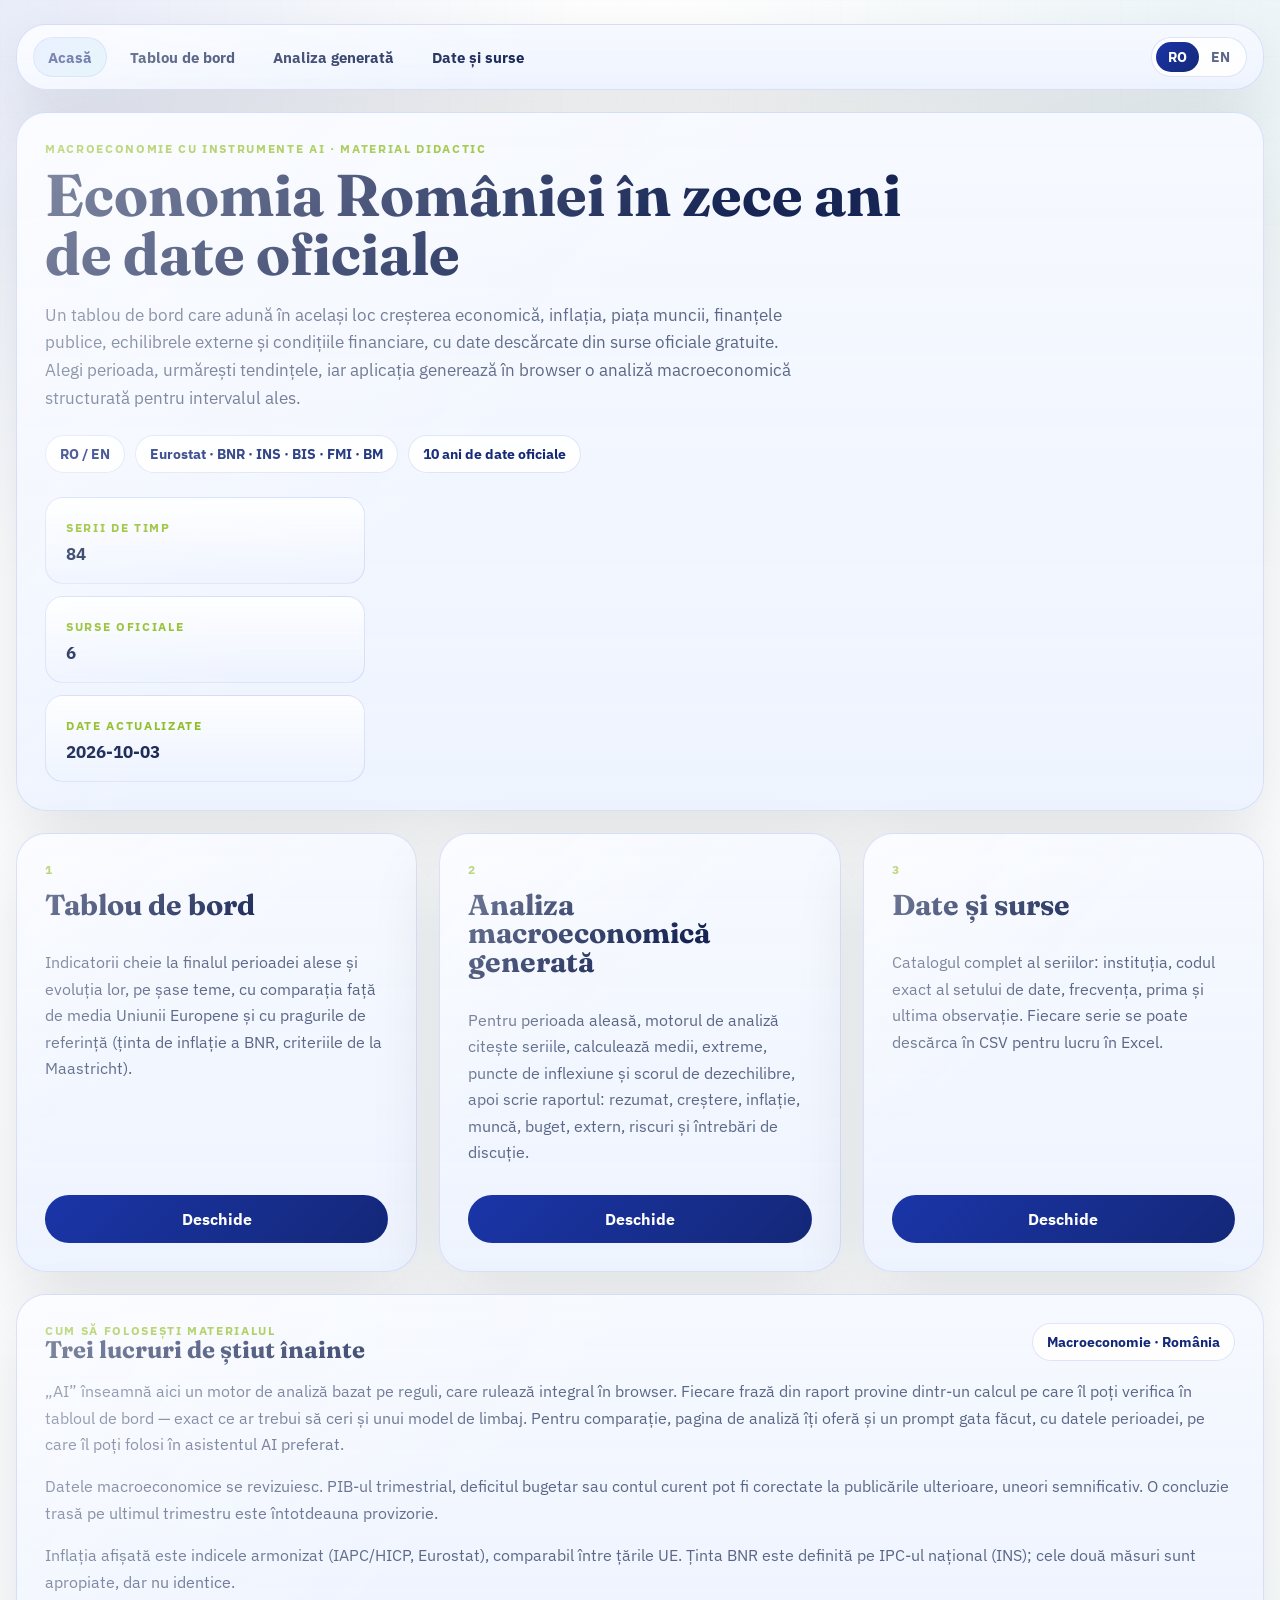
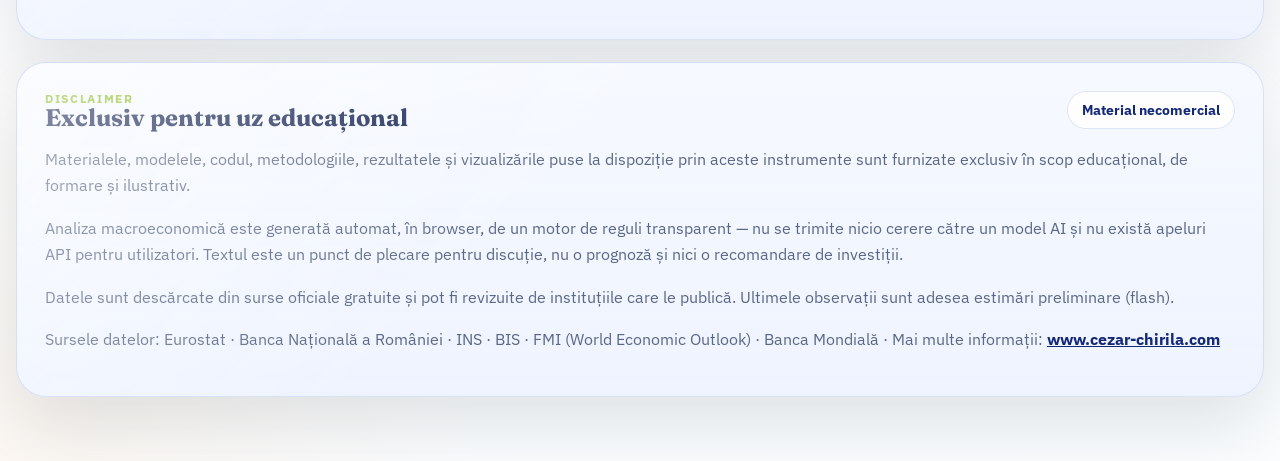
<file: index.html>
<!DOCTYPE html>
<html lang="ro">
  <head>
    <meta charset="UTF-8" />
    <meta name="viewport" content="width=device-width, initial-scale=1.0" />
    <title>Macroeconomia României cu instrumente AI</title>
    <meta name="description" content="Tablou de bord didactic cu indicatorii macroeconomici ai României din surse oficiale (Eurostat, BNR, INS, BIS, FMI, Banca Mondială) și analiză macroeconomică generată în browser." />
    <link rel="preconnect" href="https://fonts.googleapis.com" />
    <link rel="preconnect" href="https://fonts.gstatic.com" crossorigin />
    <link
      href="https://fonts.googleapis.com/css2?family=Fraunces:opsz,wght@9..144,700&family=IBM+Plex+Sans:wght@400;500;600;700&family=IBM+Plex+Mono:wght@400;500&display=swap"
      rel="stylesheet"
    />
    <link rel="stylesheet" href="./styles.css" />
    <link rel="stylesheet" href="./macro.css" />
  </head>
  <body>
    <div class="page-shell">
      <nav class="card site-nav" id="site-nav" aria-label="Site"></nav>

      <header class="hero card">
        <div class="hero-copy">
          <p class="eyebrow" data-i18n="home.eyebrow"></p>
          <h1 class="compact" data-i18n="home.title"></h1>
          <p class="hero-text" data-i18n="home.text"></p>
          <div class="hero-flow">
            <span class="flow-chip">RO / EN</span>
            <span class="flow-chip">Eurostat · BNR · INS · BIS · FMI · BM</span>
            <span class="flow-chip" data-i18n="m.pill"></span>
          </div>
        </div>
        <div class="hero-badges">
          <article class="metric-chip"><span class="metric-label" data-i18n="home.series"></span><strong id="hero-series">—</strong></article>
          <article class="metric-chip"><span class="metric-label" data-i18n="home.sources"></span><strong id="hero-sources">—</strong></article>
          <article class="metric-chip"><span class="metric-label" data-i18n="home.updated"></span><strong id="hero-updated">—</strong></article>
        </div>
      </header>

      <section class="tool-grid three-up">
        <article class="card tool-card">
          <p class="section-kicker">1</p>
          <h2 data-i18n="home.dash.title"></h2>
          <p class="helper-copy" data-i18n="home.dash.text"></p>
          <a class="primary-button" href="./tablou.html" data-i18n="home.open"></a>
        </article>
        <article class="card tool-card">
          <p class="section-kicker">2</p>
          <h2 data-i18n="home.report.title"></h2>
          <p class="helper-copy" data-i18n="home.report.text"></p>
          <a class="primary-button" href="./analiza.html" data-i18n="home.open"></a>
        </article>
        <article class="card tool-card">
          <p class="section-kicker">3</p>
          <h2 data-i18n="home.data.title"></h2>
          <p class="helper-copy" data-i18n="home.data.text"></p>
          <a class="primary-button" href="./surse.html" data-i18n="home.open"></a>
        </article>
      </section>

      <section class="card workspace-card">
        <div class="section-heading">
          <div>
            <p class="section-kicker" data-i18n="home.note.kicker"></p>
            <h2 data-i18n="home.note.title"></h2>
          </div>
          <span class="status-pill" data-i18n="m.level"></span>
        </div>
        <p class="helper-copy" data-i18n="home.note.p1"></p>
        <p class="helper-copy" data-i18n="home.note.p2"></p>
        <p class="helper-copy" data-i18n="home.note.p3"></p>
      </section>

      <section class="footer-panel-grid" id="site-footer"></section>
    </div>

    <div class="toast" id="toast" hidden></div>
    <script type="module" src="./home.js"></script>
  </body>
</html>
</file>
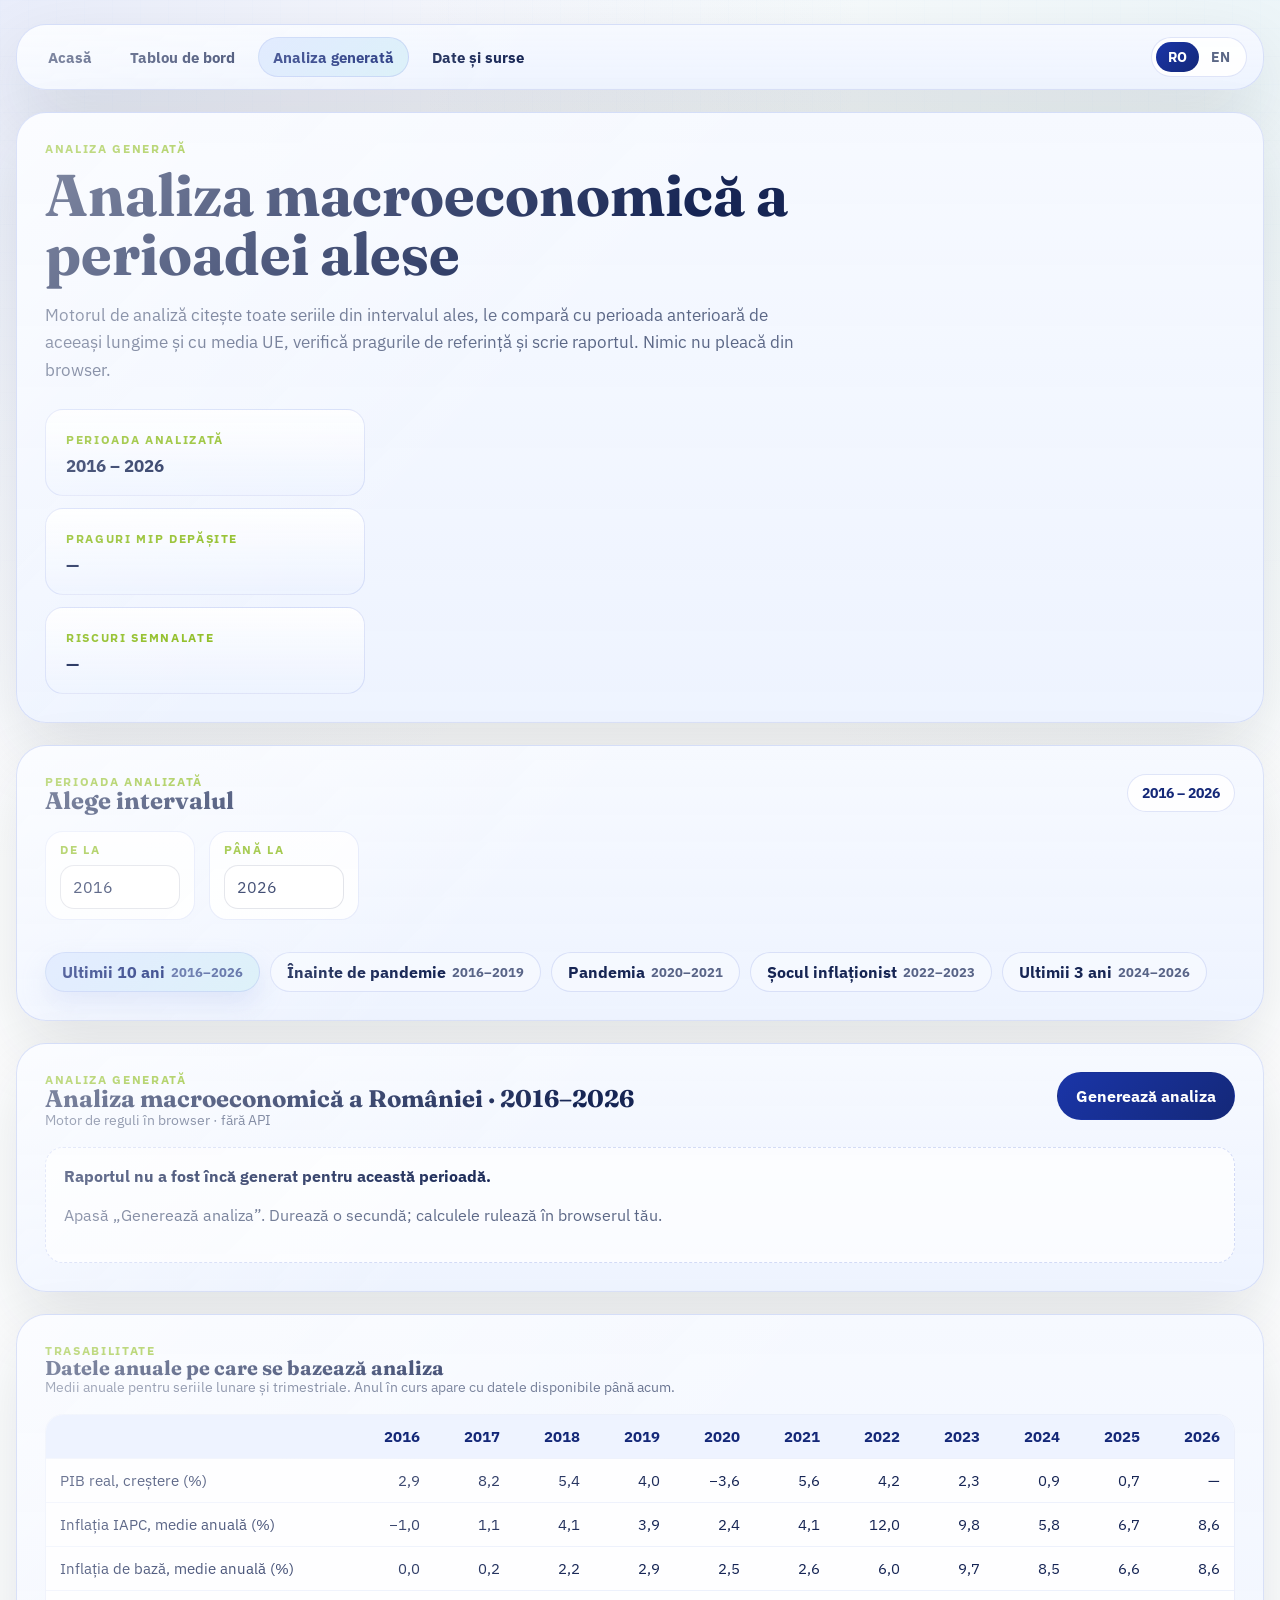
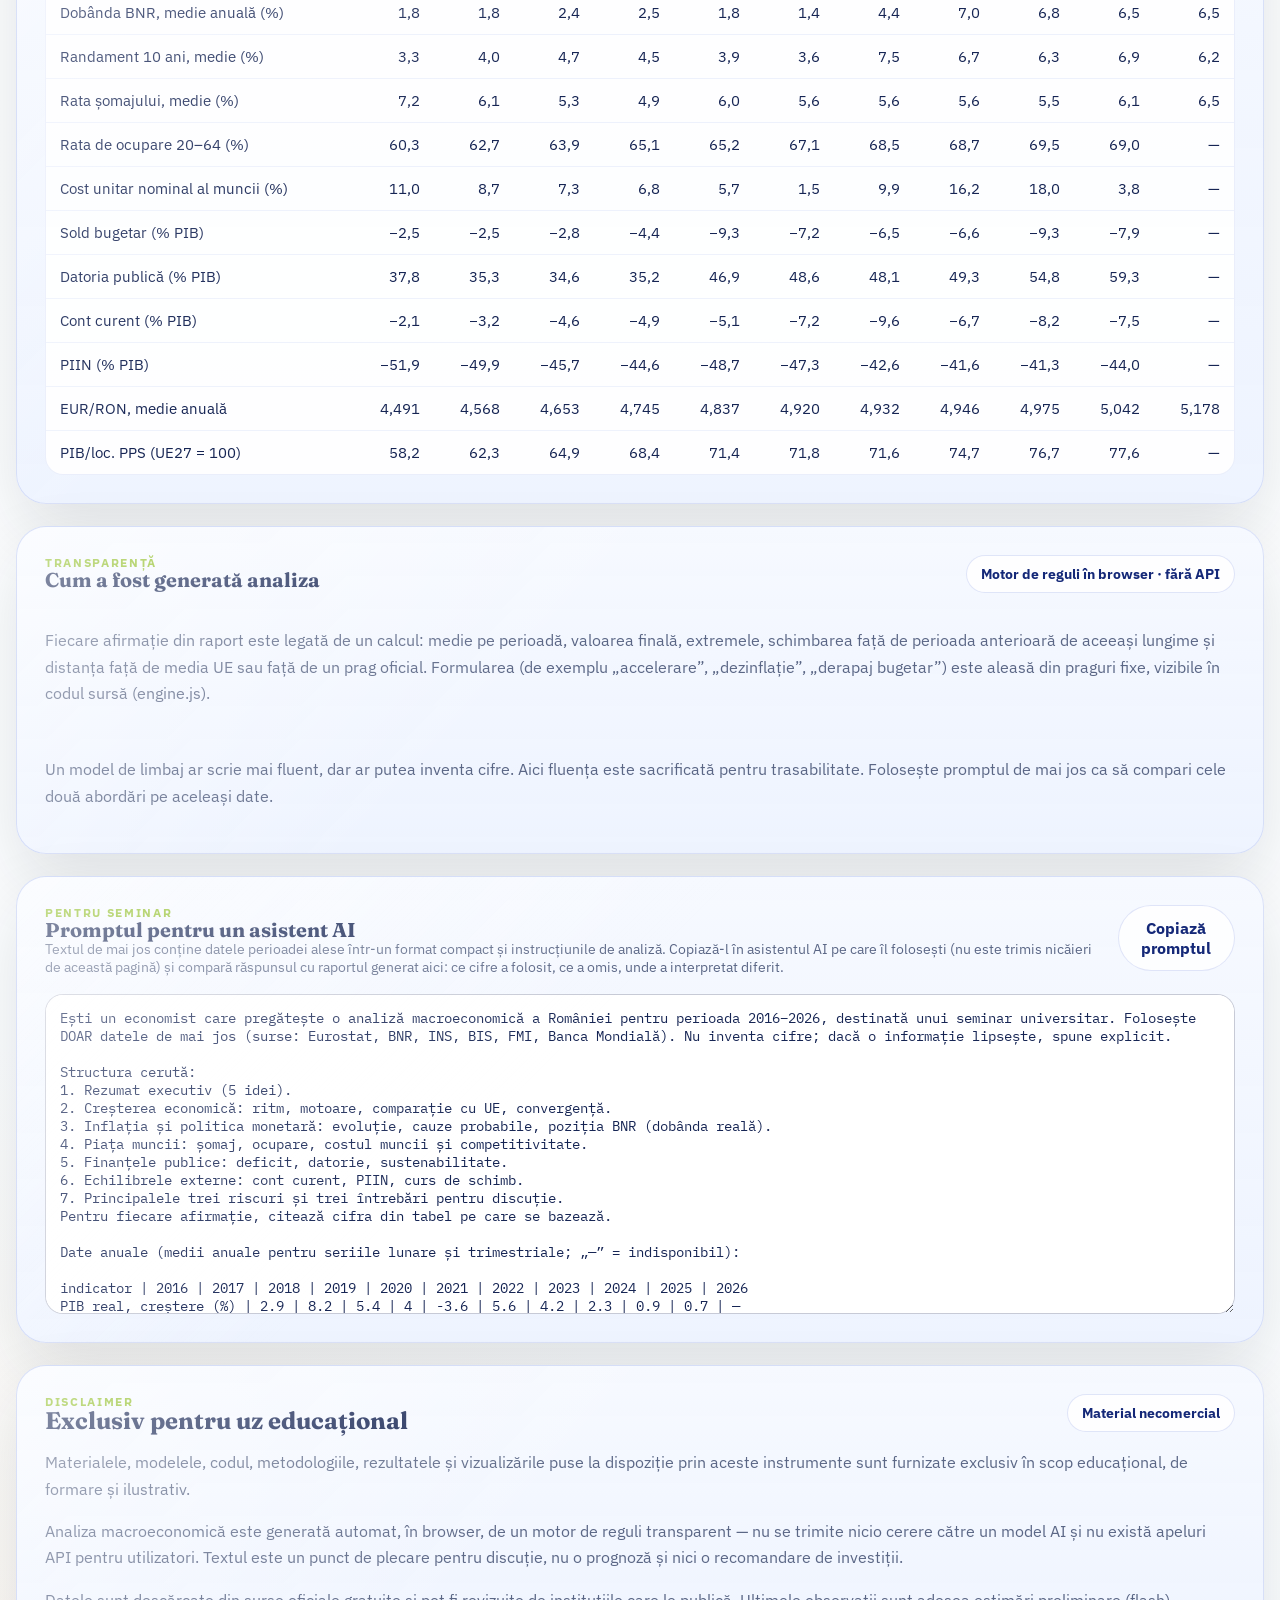
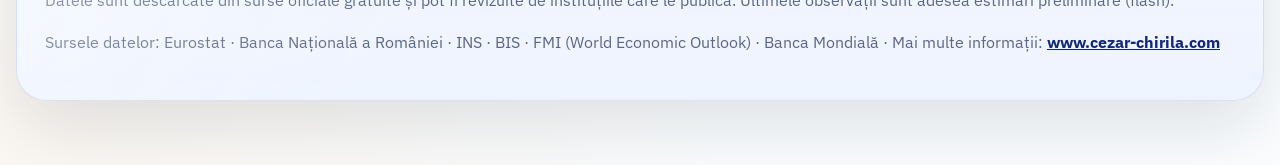
<file: analiza.html>
<!DOCTYPE html>
<html lang="ro">
  <head>
    <meta charset="UTF-8" />
    <meta name="viewport" content="width=device-width, initial-scale=1.0" />
    <title>Analiza generată · Macroeconomia României</title>
    <meta name="description" content="Analiză macroeconomică a României generată în browser, pentru perioada aleasă, cu tabloul dezechilibrelor și întrebări de seminar." />
    <link rel="preconnect" href="https://fonts.googleapis.com" />
    <link rel="preconnect" href="https://fonts.gstatic.com" crossorigin />
    <link
      href="https://fonts.googleapis.com/css2?family=Fraunces:opsz,wght@9..144,700&family=IBM+Plex+Sans:wght@400;500;600;700&family=IBM+Plex+Mono:wght@400;500&display=swap"
      rel="stylesheet"
    />
    <link rel="stylesheet" href="./styles.css" />
    <link rel="stylesheet" href="./macro.css" />
  </head>
  <body>
    <div class="page-shell">
      <nav class="card site-nav" id="site-nav" aria-label="Site"></nav>

      <header class="hero card">
        <div class="hero-copy">
          <p class="eyebrow" data-i18n="r.eyebrow"></p>
          <h1 class="compact" data-i18n="r.title"></h1>
          <p class="hero-text" data-i18n="r.text"></p>
        </div>
        <div class="hero-badges">
          <article class="metric-chip"><span class="metric-label" data-i18n="p.kicker"></span><strong id="hero-period">—</strong></article>
          <article class="metric-chip"><span class="metric-label" data-i18n="r.hero.mip"></span><strong id="hero-mip">—</strong></article>
          <article class="metric-chip"><span class="metric-label" data-i18n="home.risks"></span><strong id="hero-risks">—</strong></article>
        </div>
      </header>

      <main id="workspace" aria-live="polite">
        <section class="card panel-card">
          <div class="empty-state"><strong data-i18n="status.loading"></strong></div>
        </section>
      </main>

      <section class="footer-panel-grid" id="site-footer"></section>
    </div>

    <div class="toast" id="toast" hidden></div>
    <script type="module" src="./analiza.js"></script>
  </body>
</html>
</file>
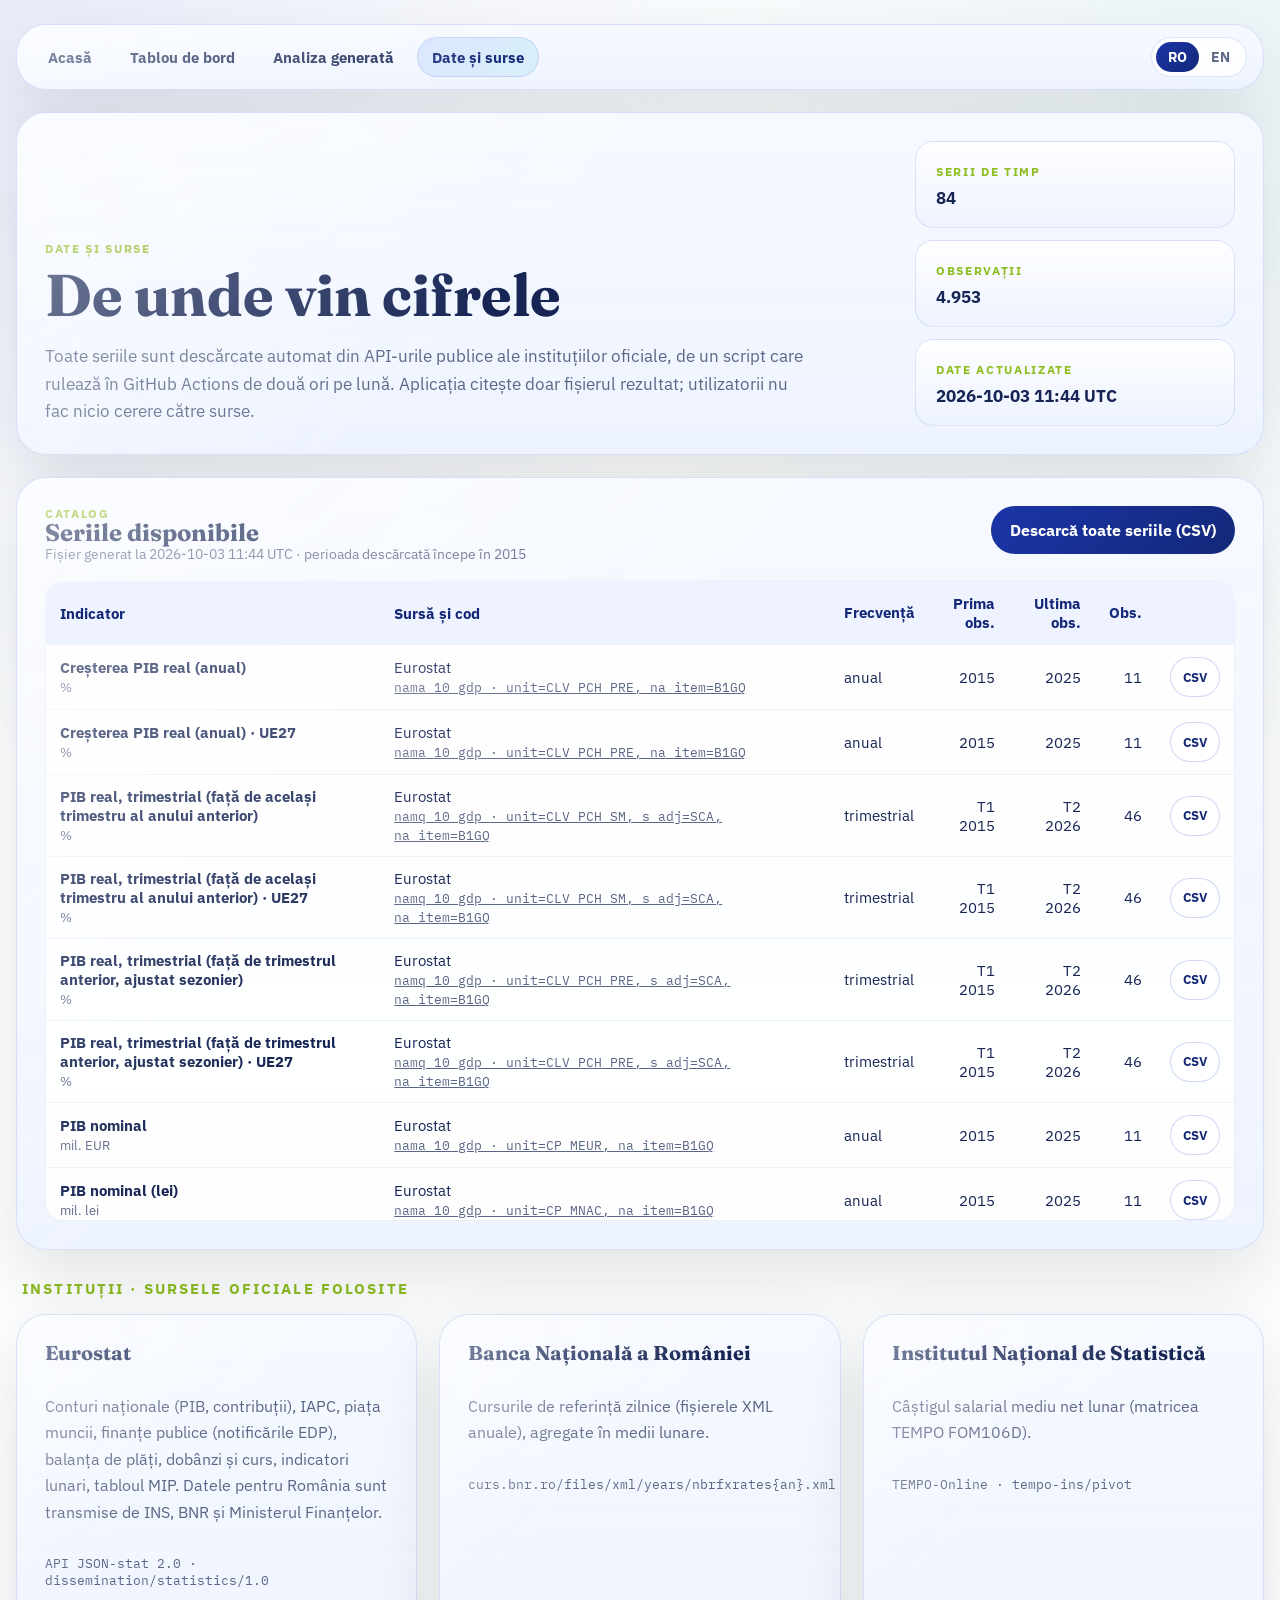
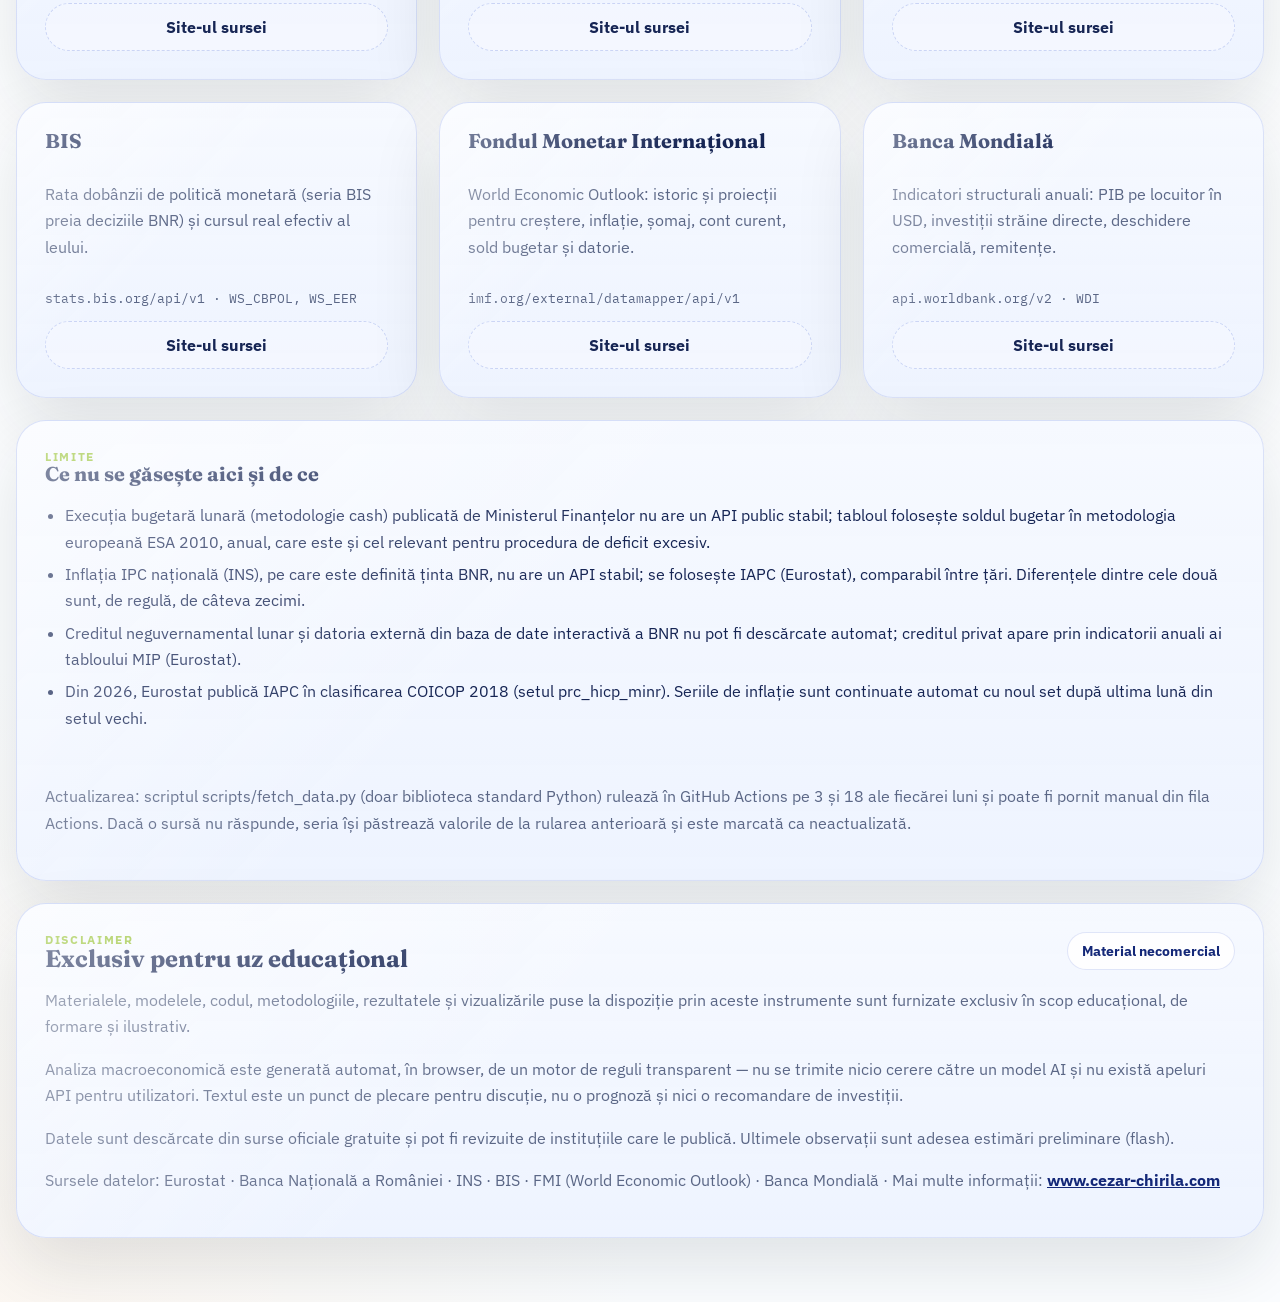
<file: surse.html>
<!DOCTYPE html>
<html lang="ro">
  <head>
    <meta charset="UTF-8" />
    <meta name="viewport" content="width=device-width, initial-scale=1.0" />
    <title>Date și surse · Macroeconomia României</title>
    <meta name="description" content="Catalogul seriilor macroeconomice pentru România: instituția, codul setului de date, acoperirea și descărcare CSV." />
    <link rel="preconnect" href="https://fonts.googleapis.com" />
    <link rel="preconnect" href="https://fonts.gstatic.com" crossorigin />
    <link
      href="https://fonts.googleapis.com/css2?family=Fraunces:opsz,wght@9..144,700&family=IBM+Plex+Sans:wght@400;500;600;700&family=IBM+Plex+Mono:wght@400;500&display=swap"
      rel="stylesheet"
    />
    <link rel="stylesheet" href="./styles.css" />
    <link rel="stylesheet" href="./macro.css" />
  </head>
  <body>
    <div class="page-shell">
      <nav class="card site-nav" id="site-nav" aria-label="Site"></nav>

      <header class="hero card">
        <div class="hero-copy">
          <p class="eyebrow" data-i18n="s.eyebrow"></p>
          <h1 class="compact" data-i18n="s.title"></h1>
          <p class="hero-text" data-i18n="s.text"></p>
        </div>
        <div class="hero-badges">
          <article class="metric-chip"><span class="metric-label" data-i18n="home.series"></span><strong id="hero-series">—</strong></article>
          <article class="metric-chip"><span class="metric-label" data-i18n="d.obs"></span><strong id="hero-obs">—</strong></article>
          <article class="metric-chip"><span class="metric-label" data-i18n="home.updated"></span><strong id="hero-updated">—</strong></article>
        </div>
      </header>

      <main id="workspace" aria-live="polite">
        <section class="card panel-card">
          <div class="empty-state"><strong data-i18n="status.loading"></strong></div>
        </section>
      </main>

      <section class="footer-panel-grid" id="site-footer"></section>
    </div>

    <div class="toast" id="toast" hidden></div>
    <script type="module" src="./surse.js"></script>
  </body>
</html>
</file>
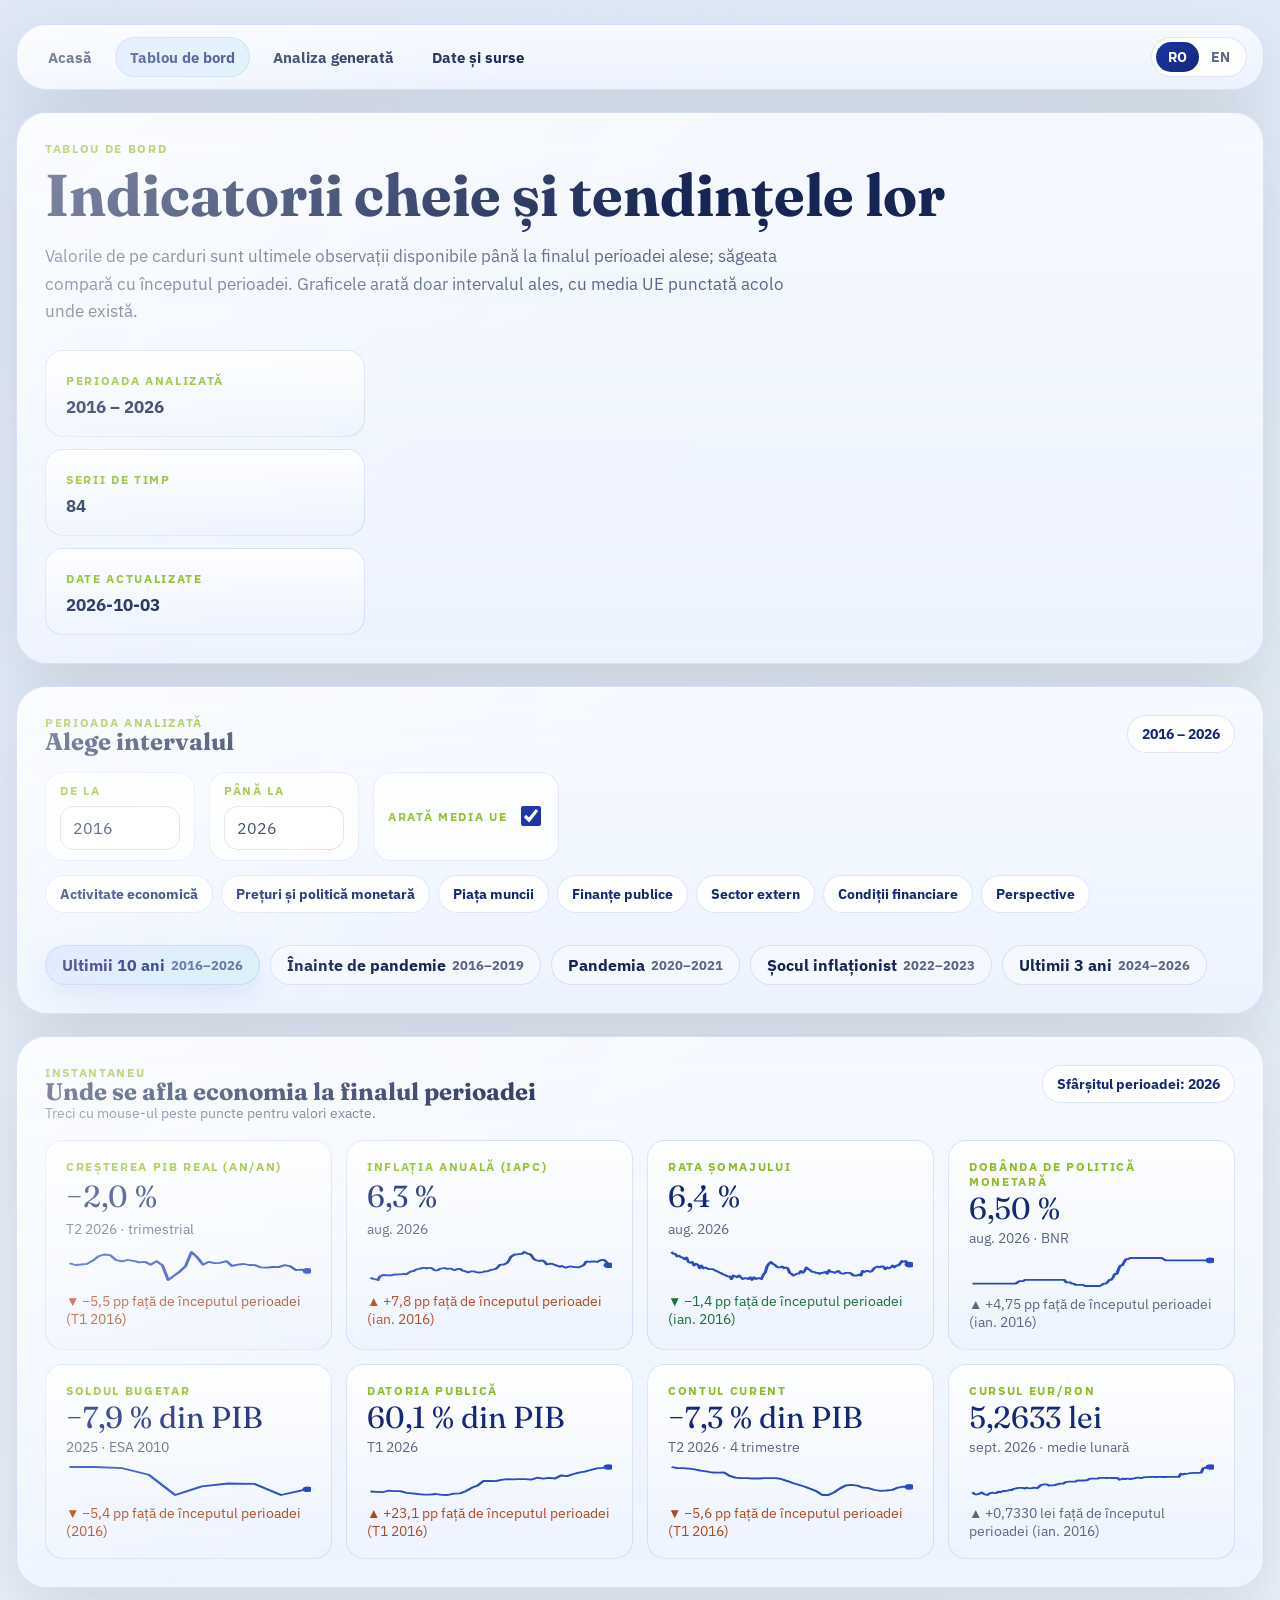
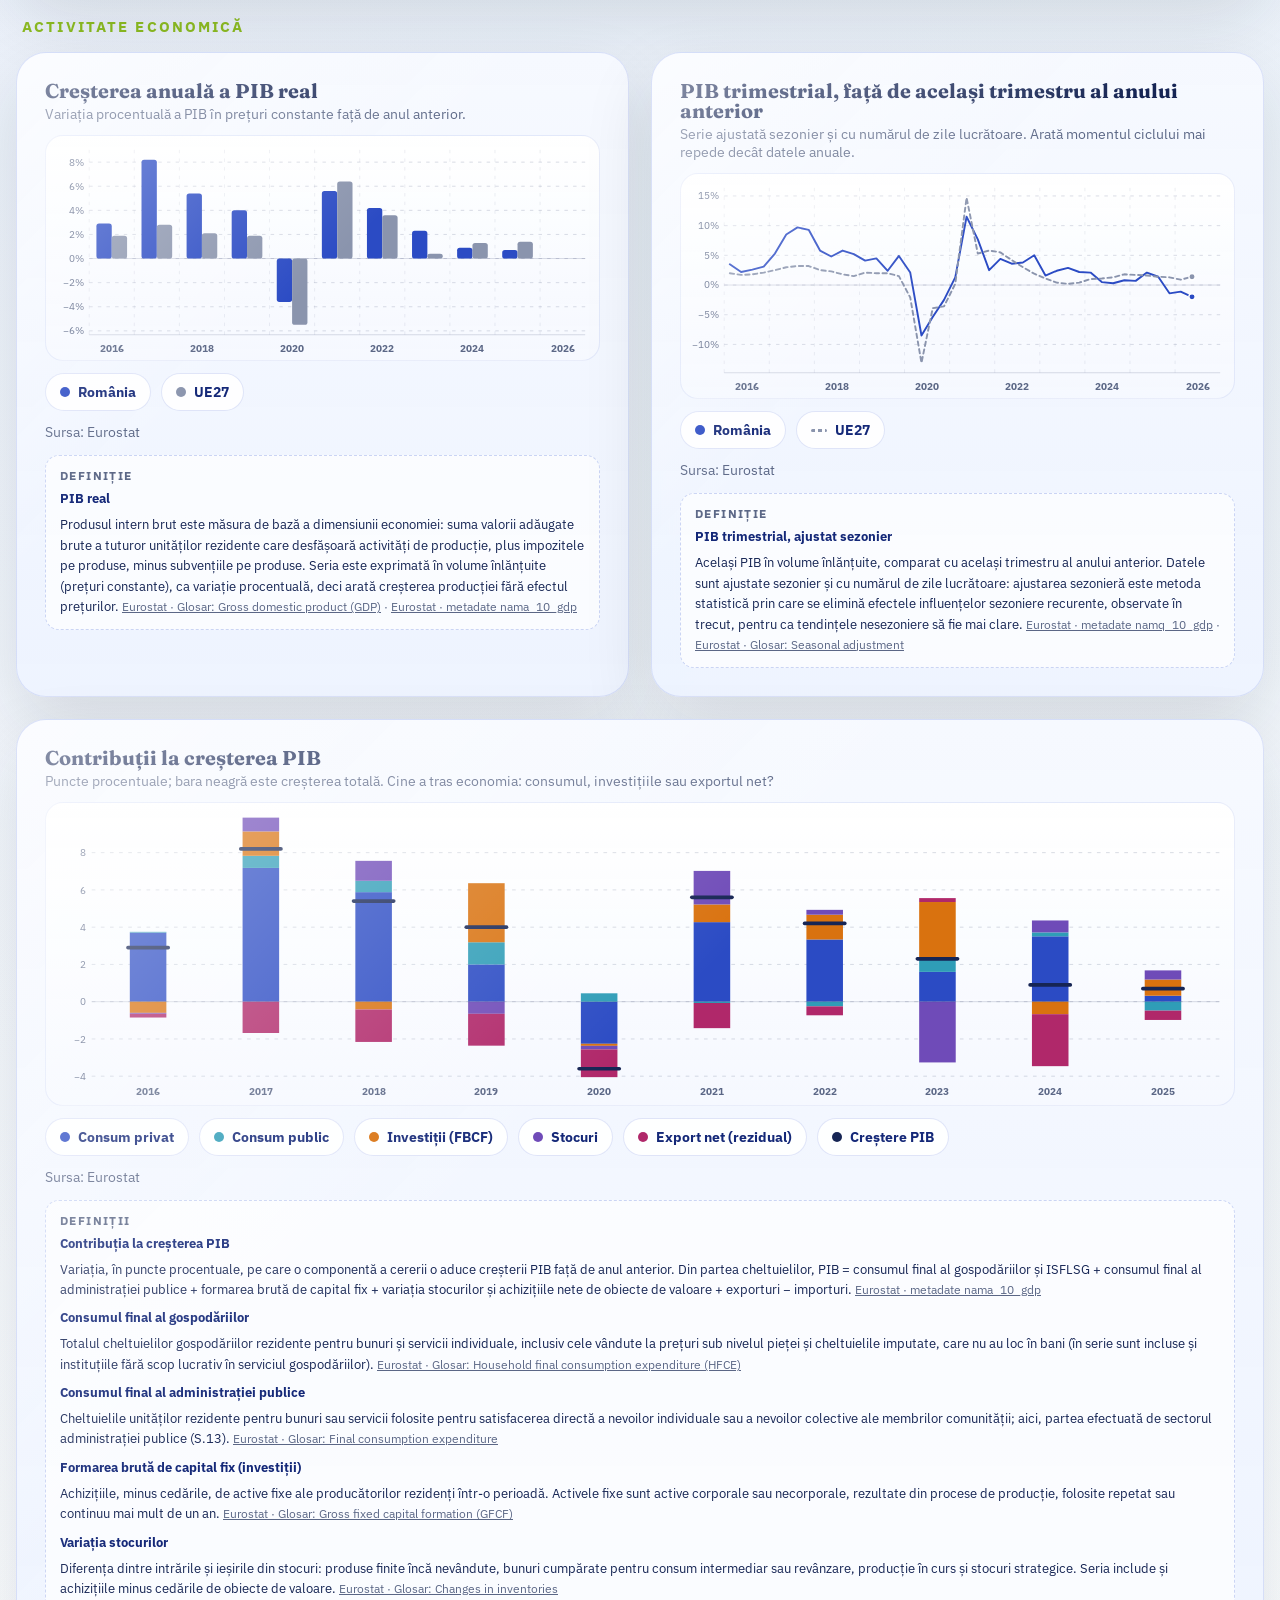
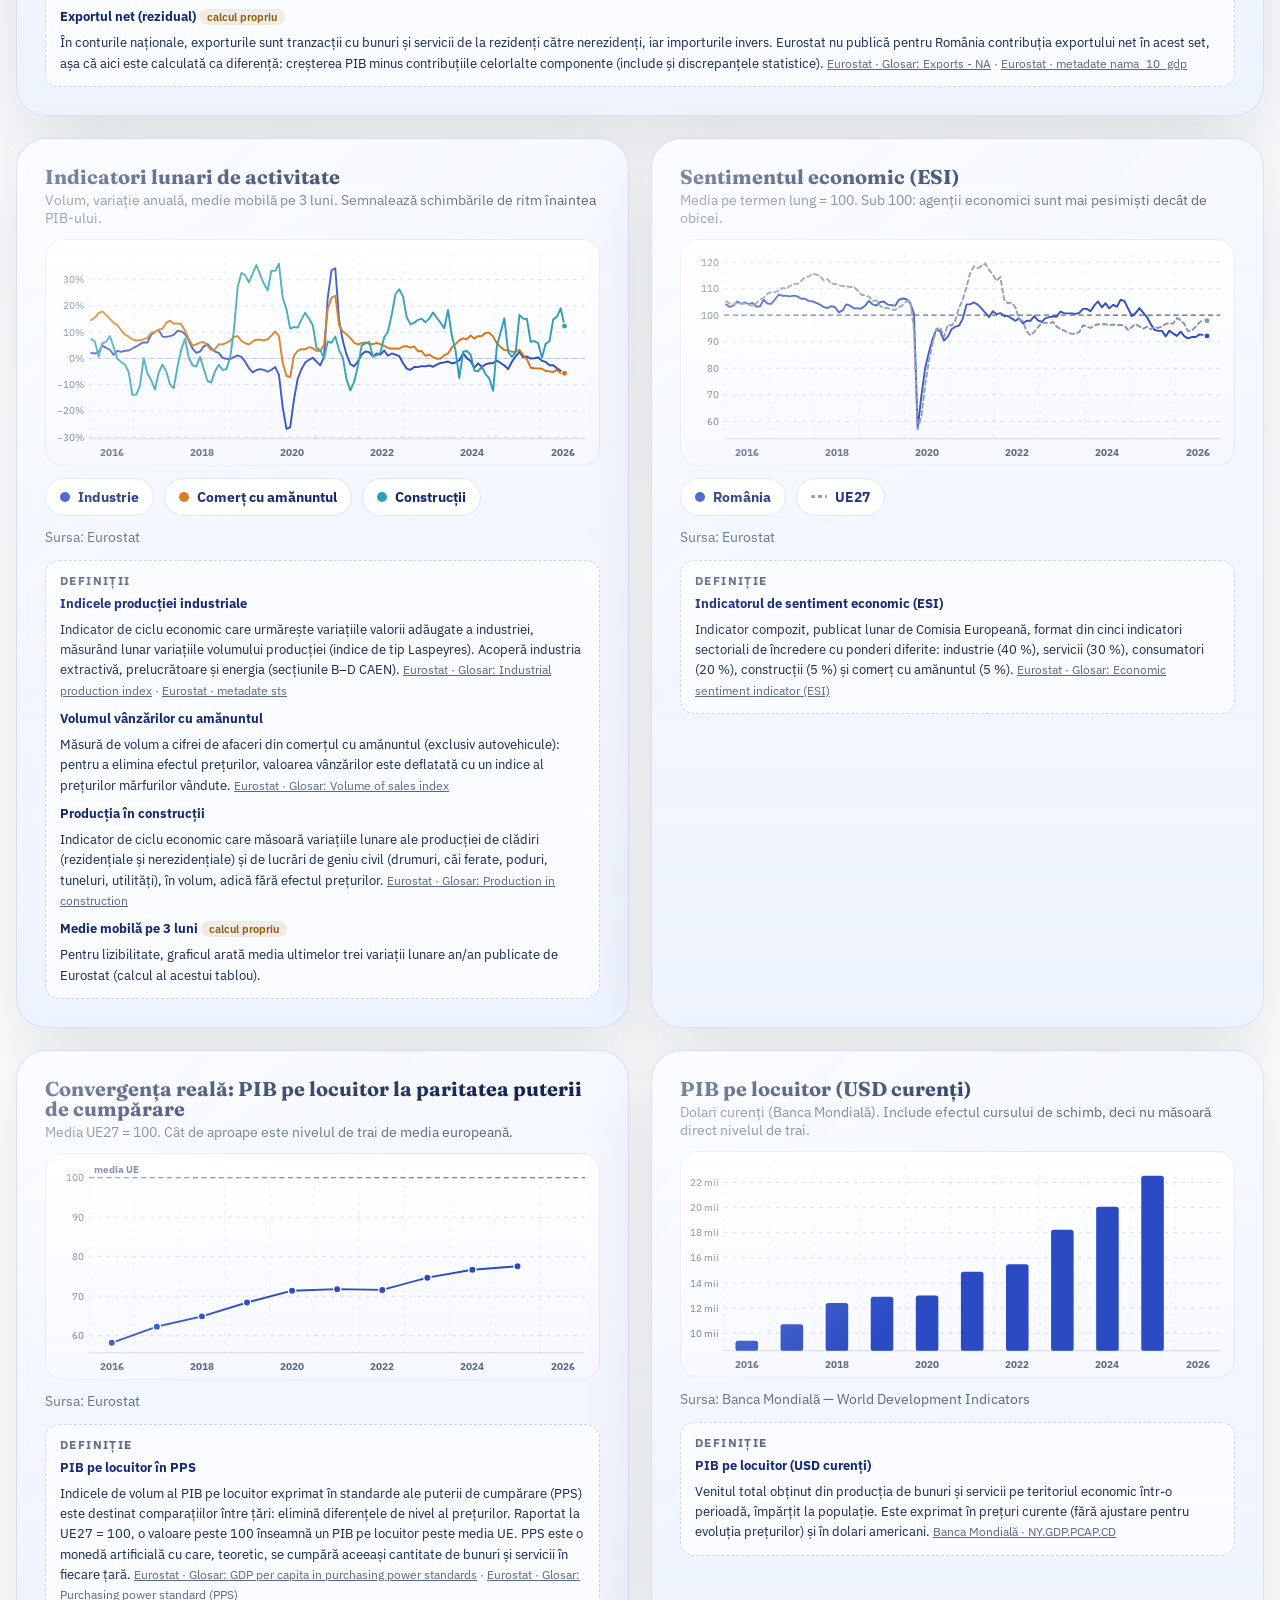
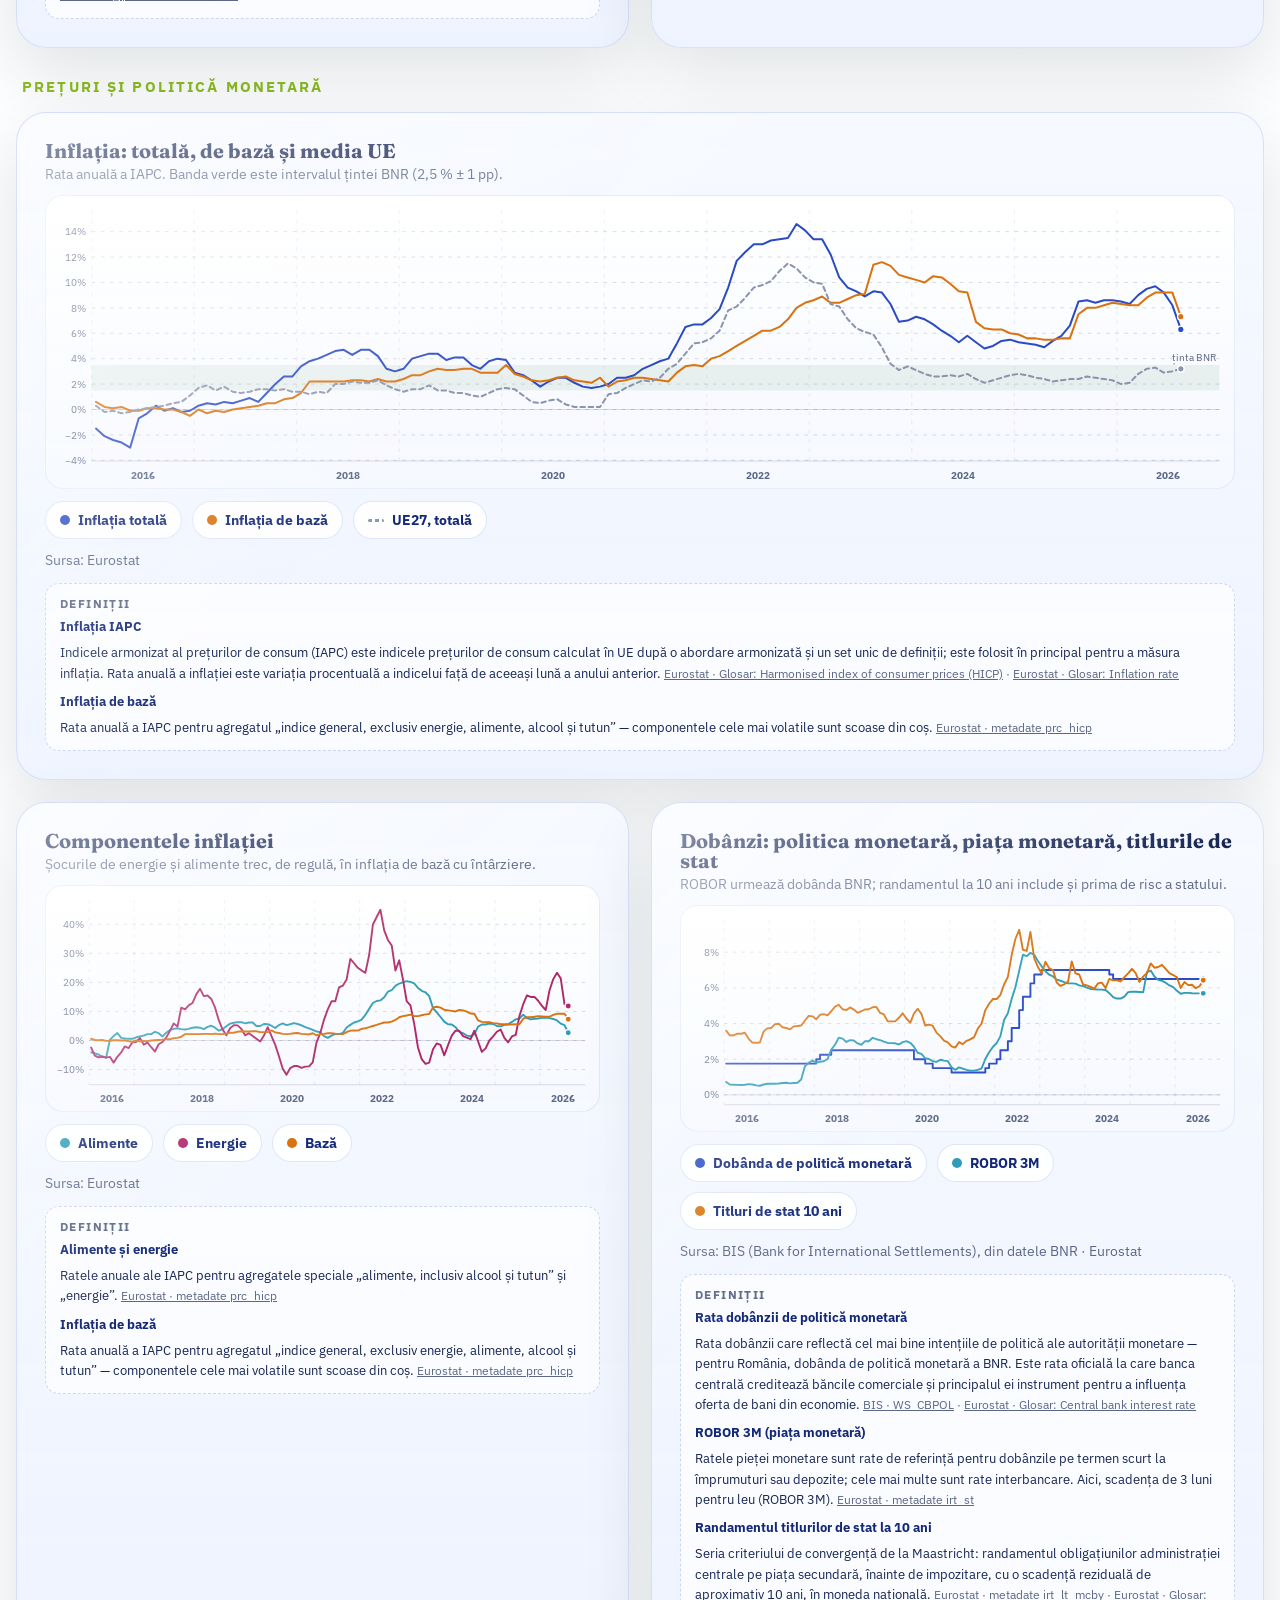
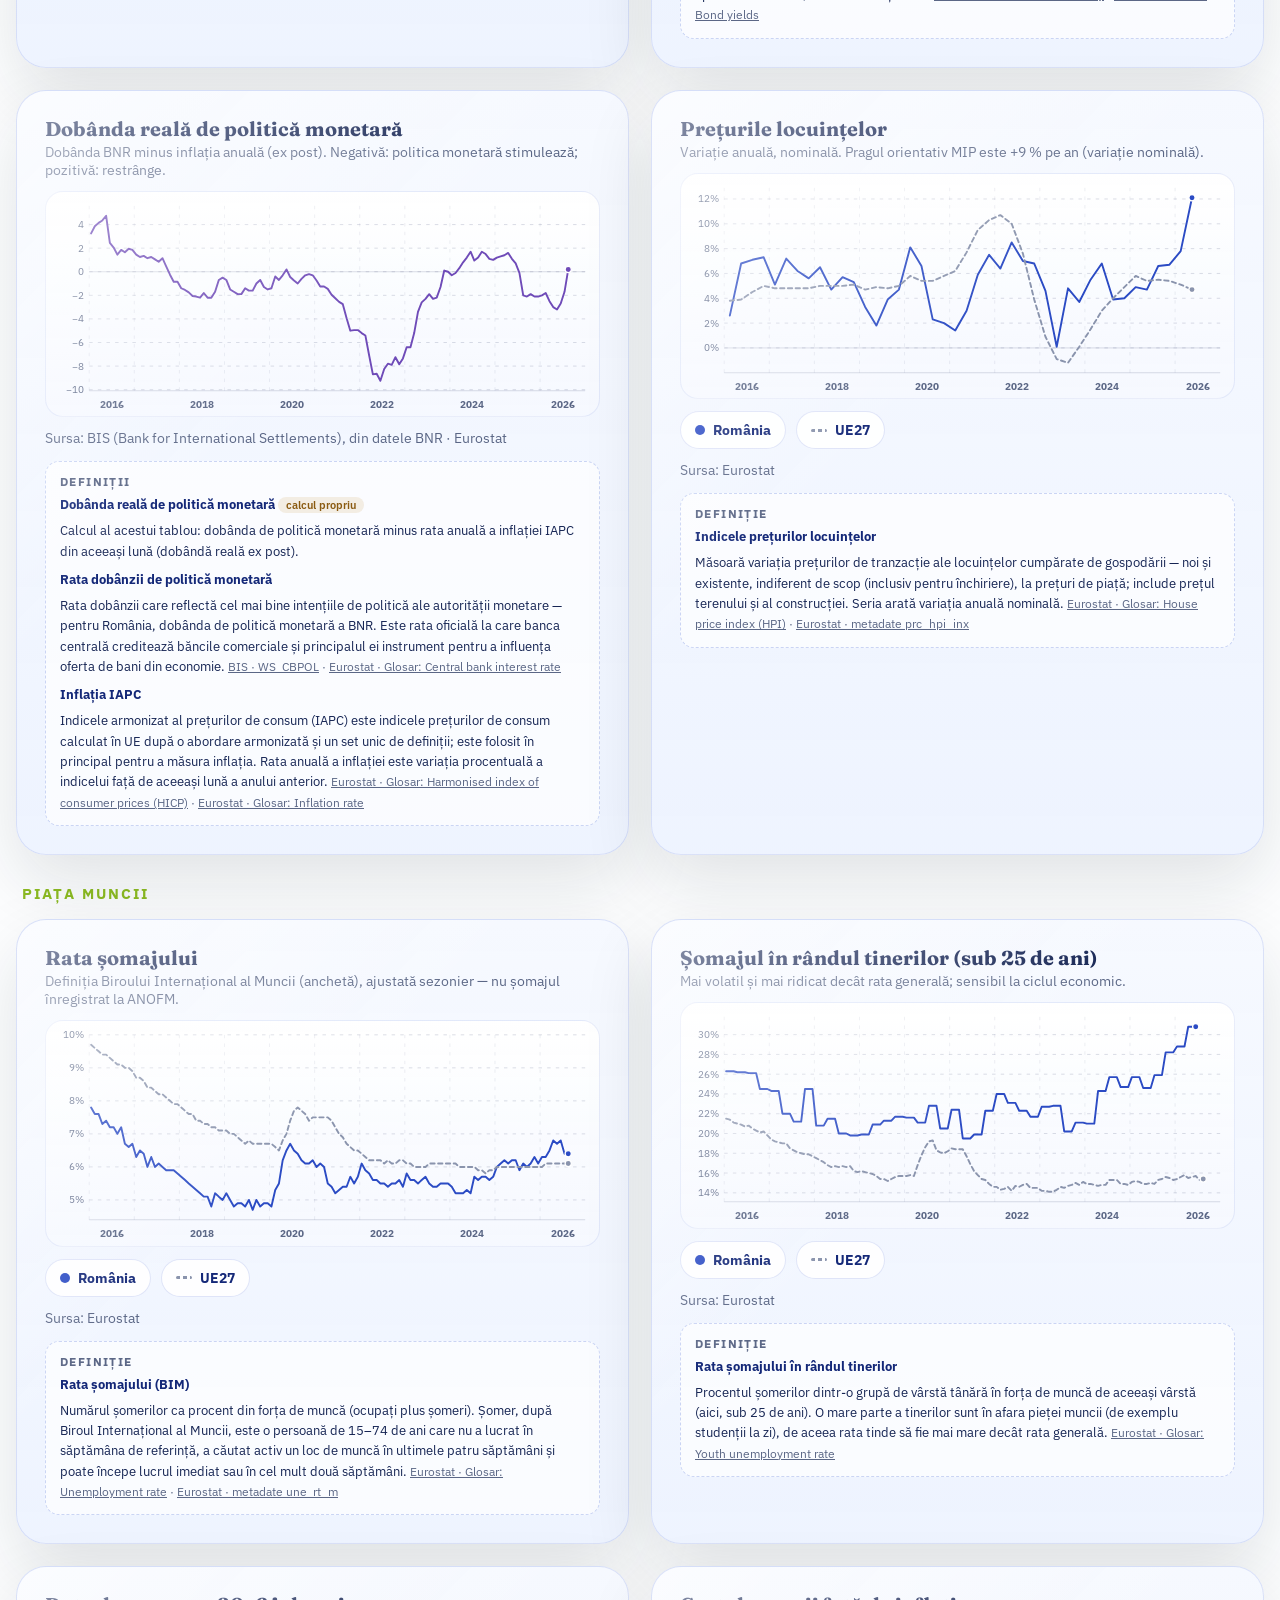
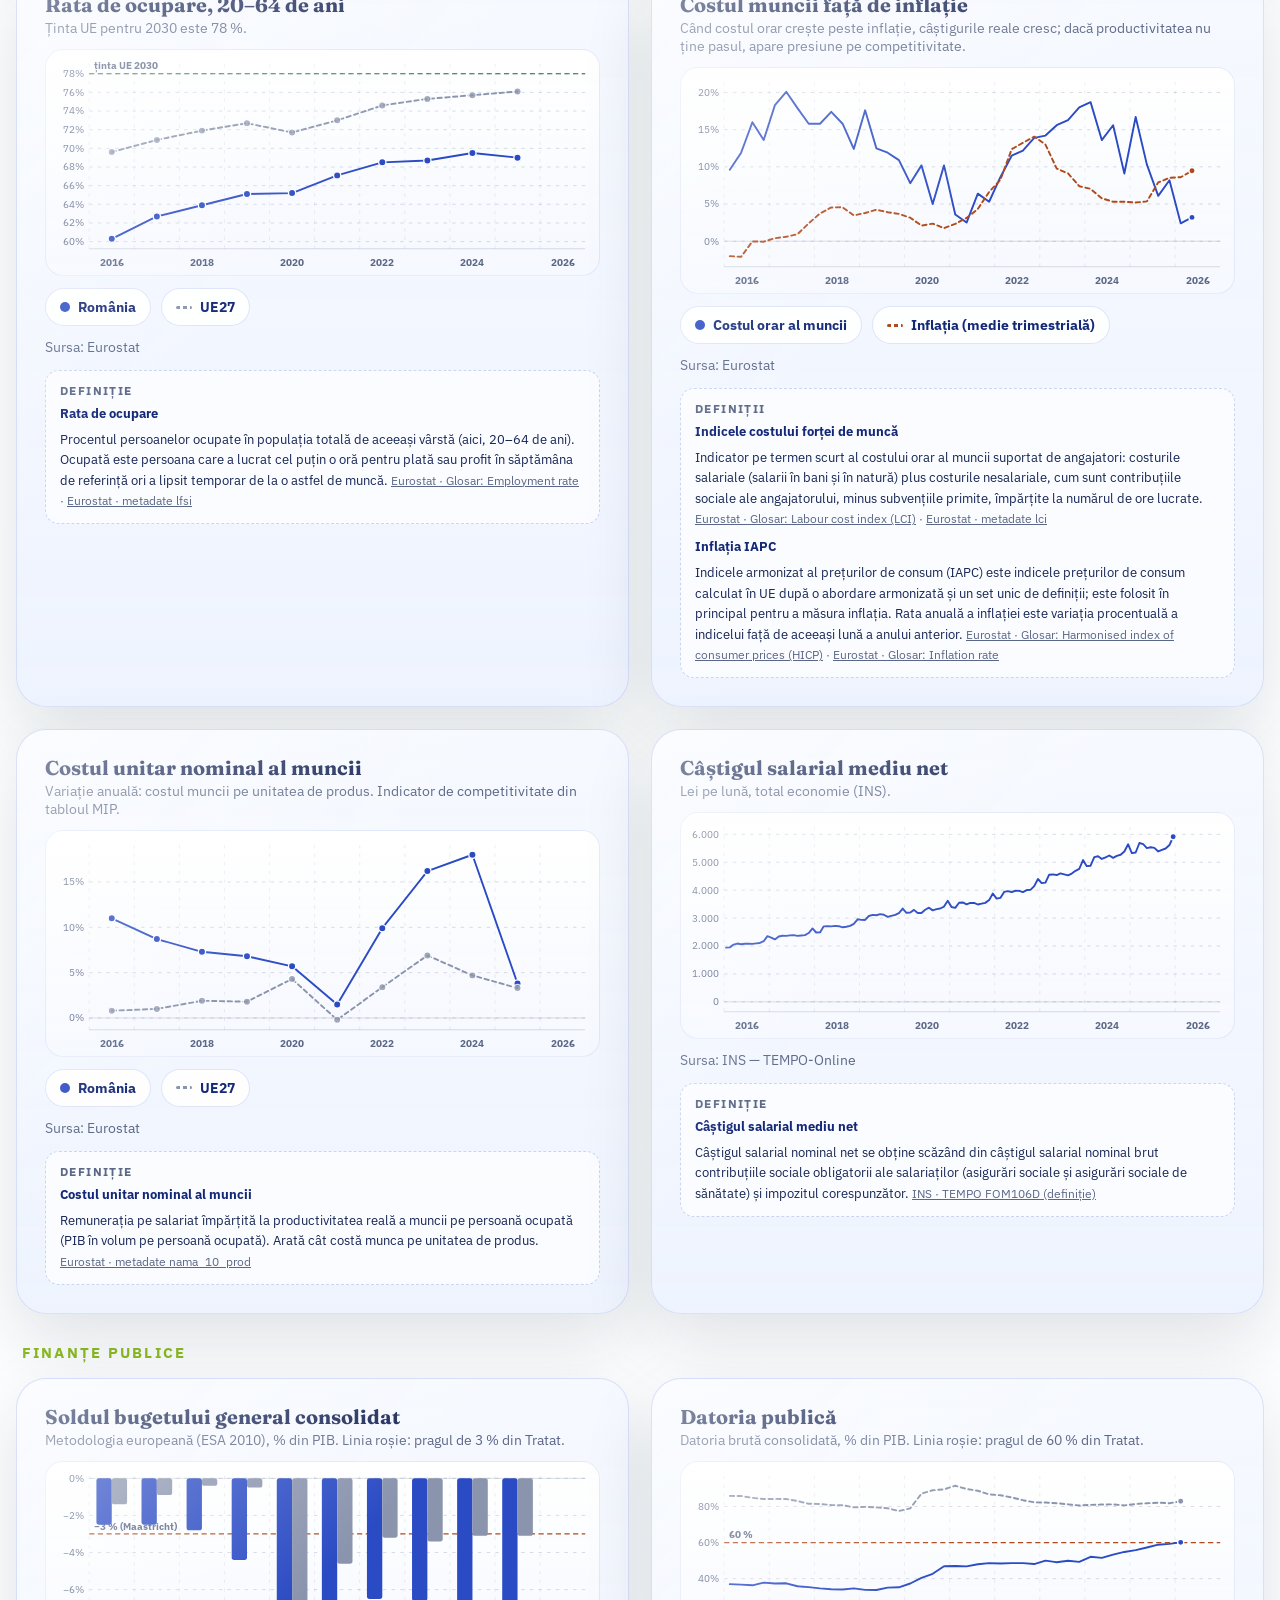
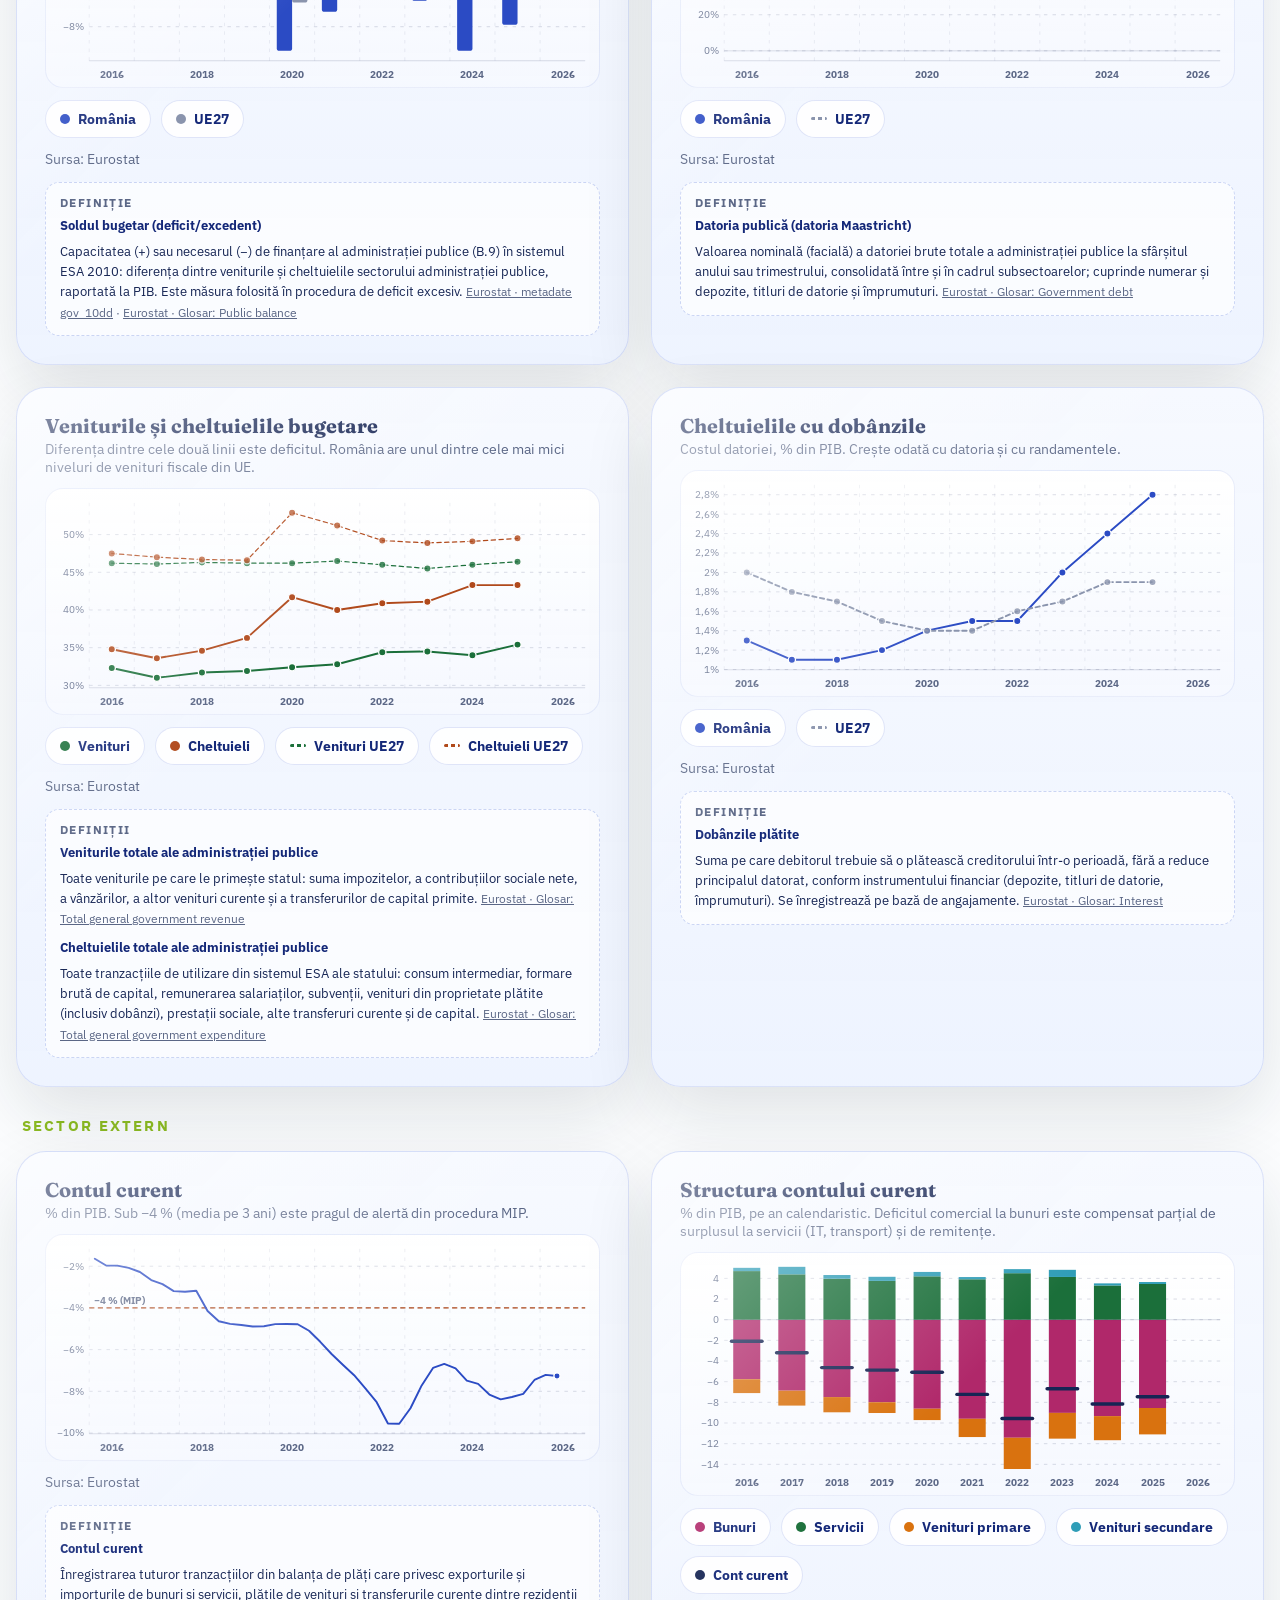
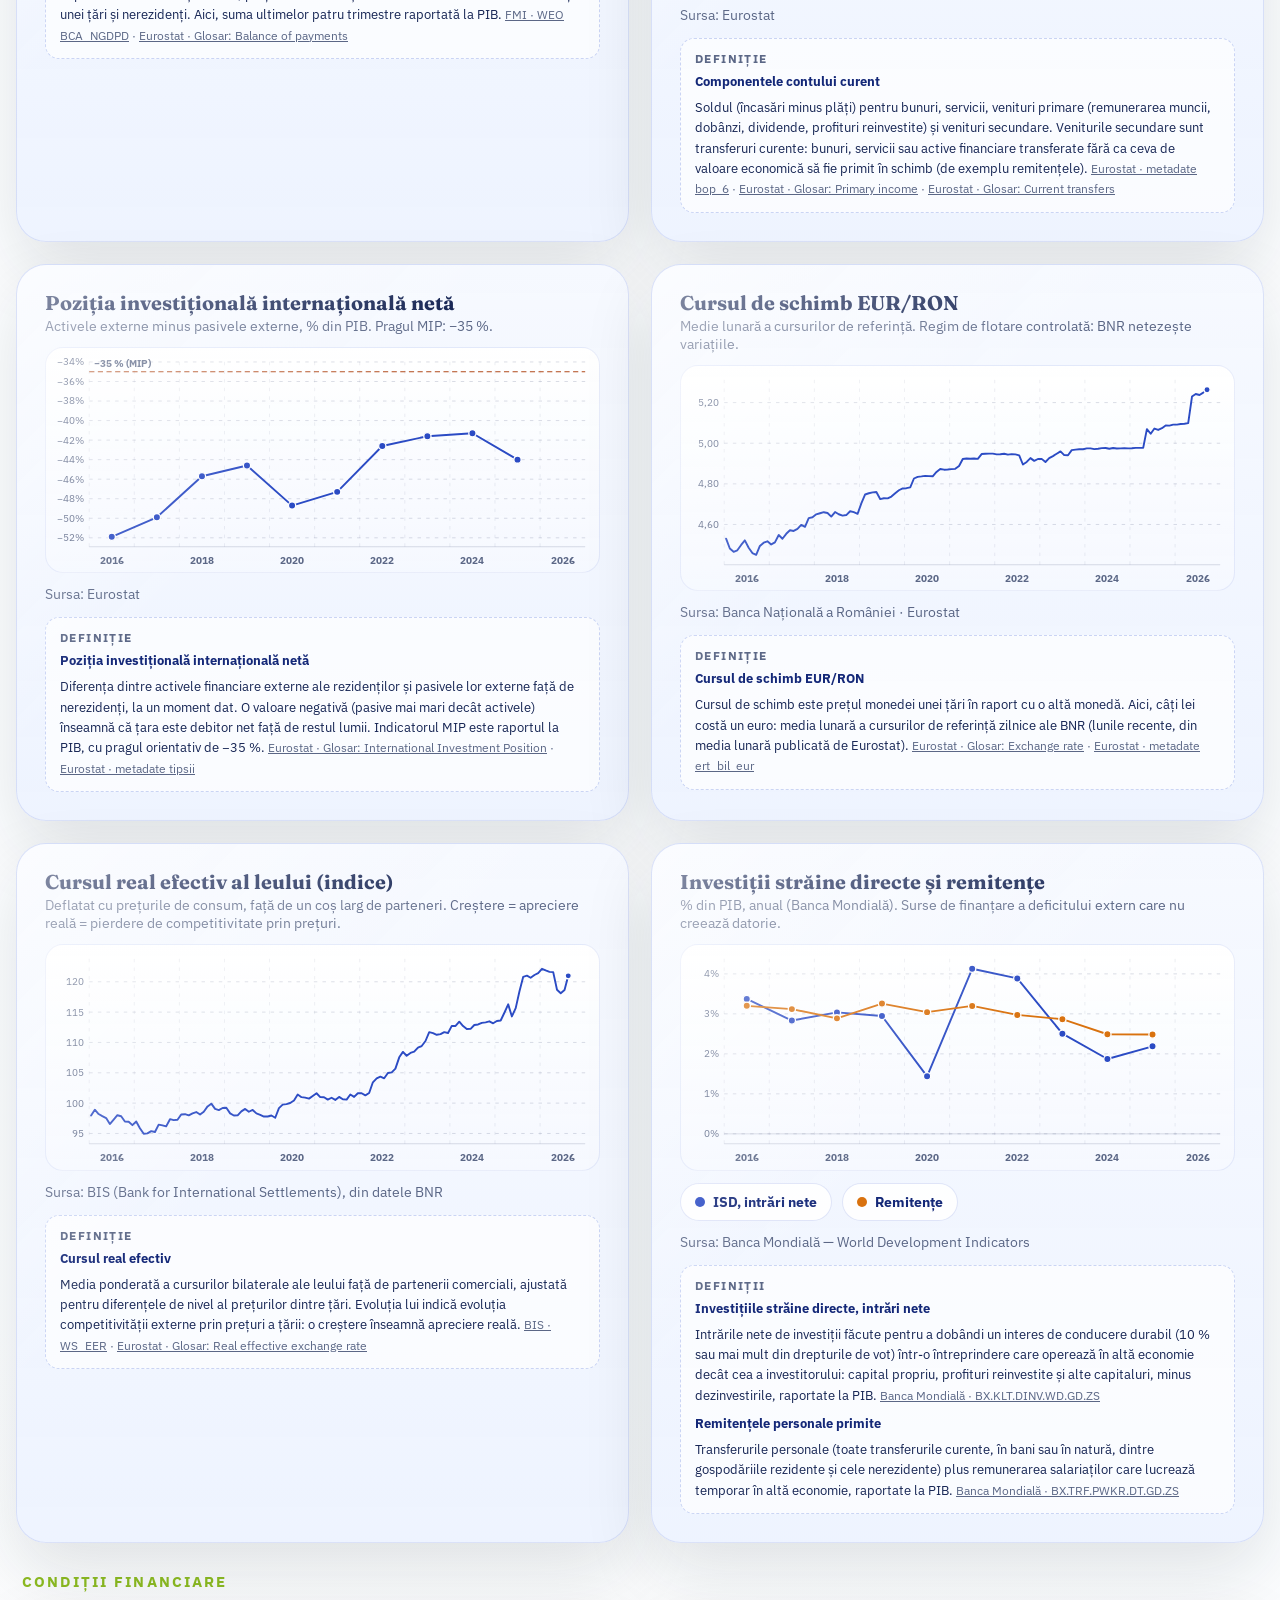
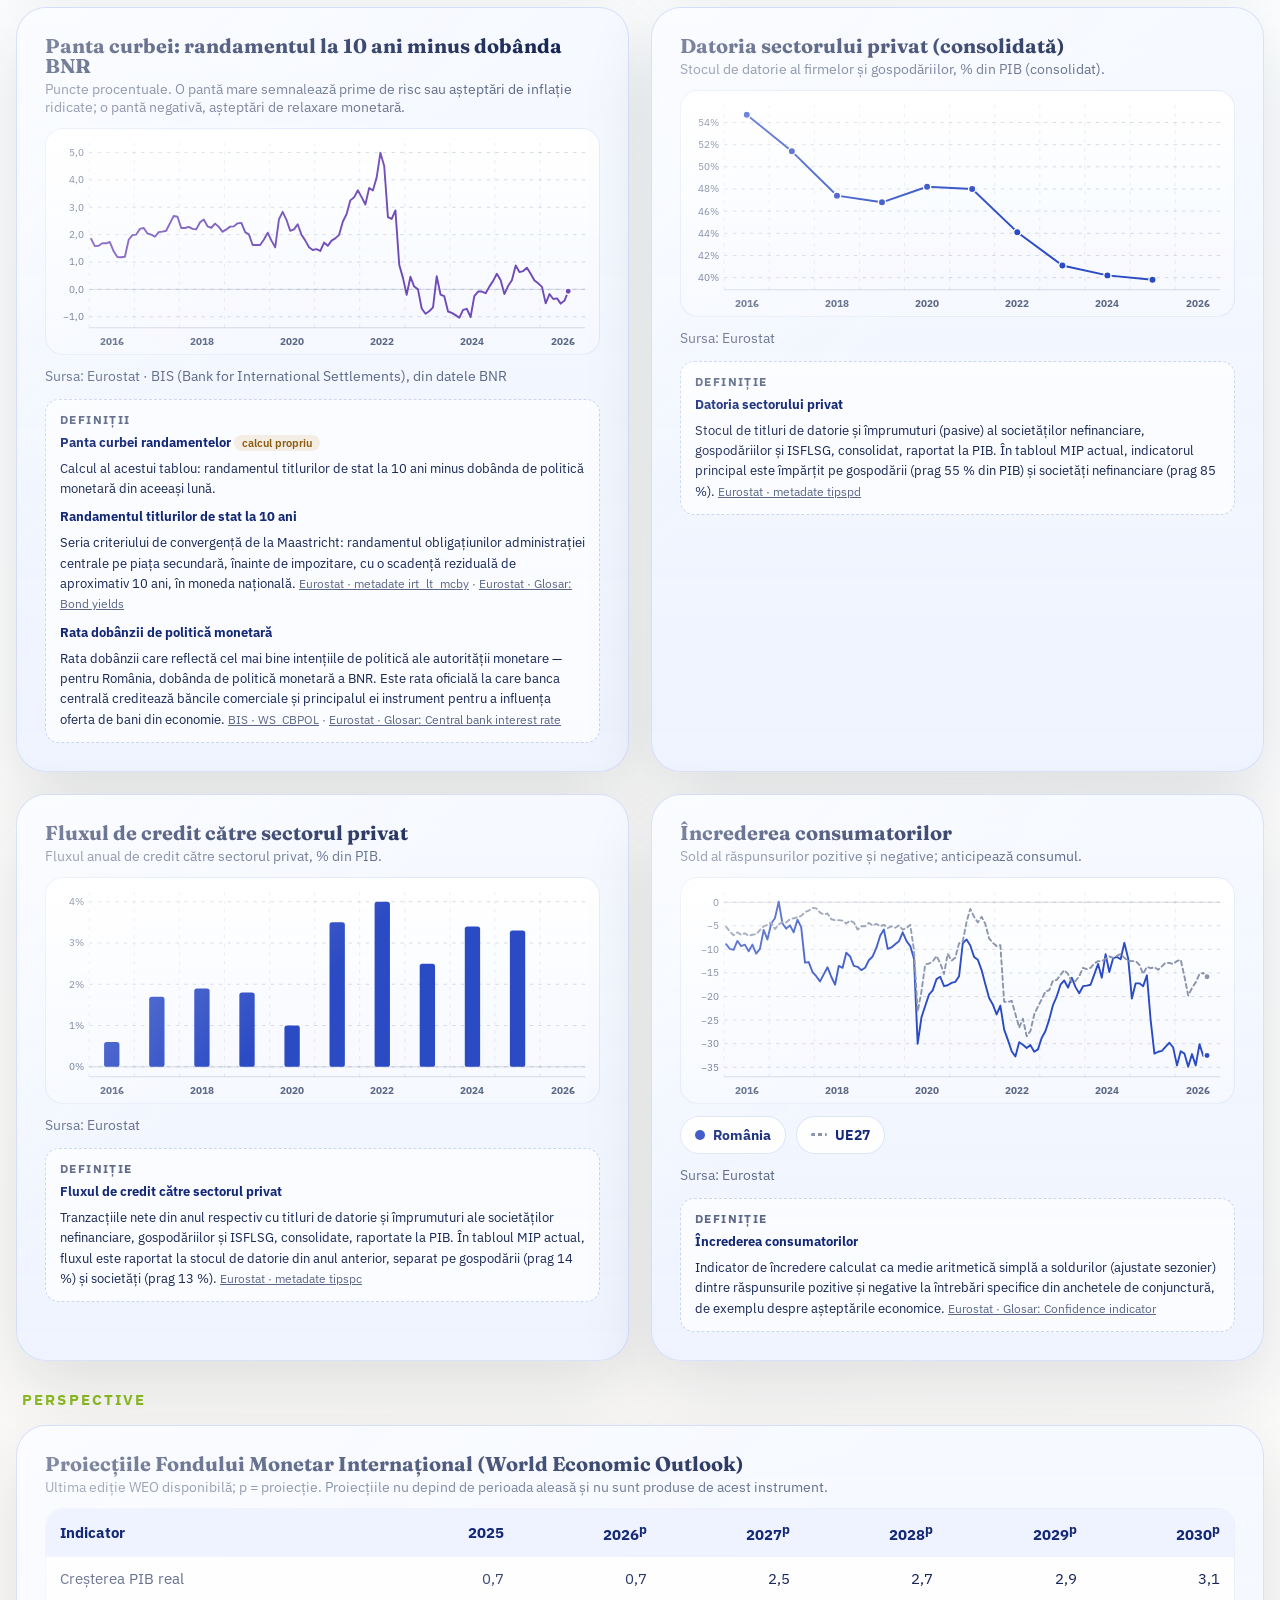
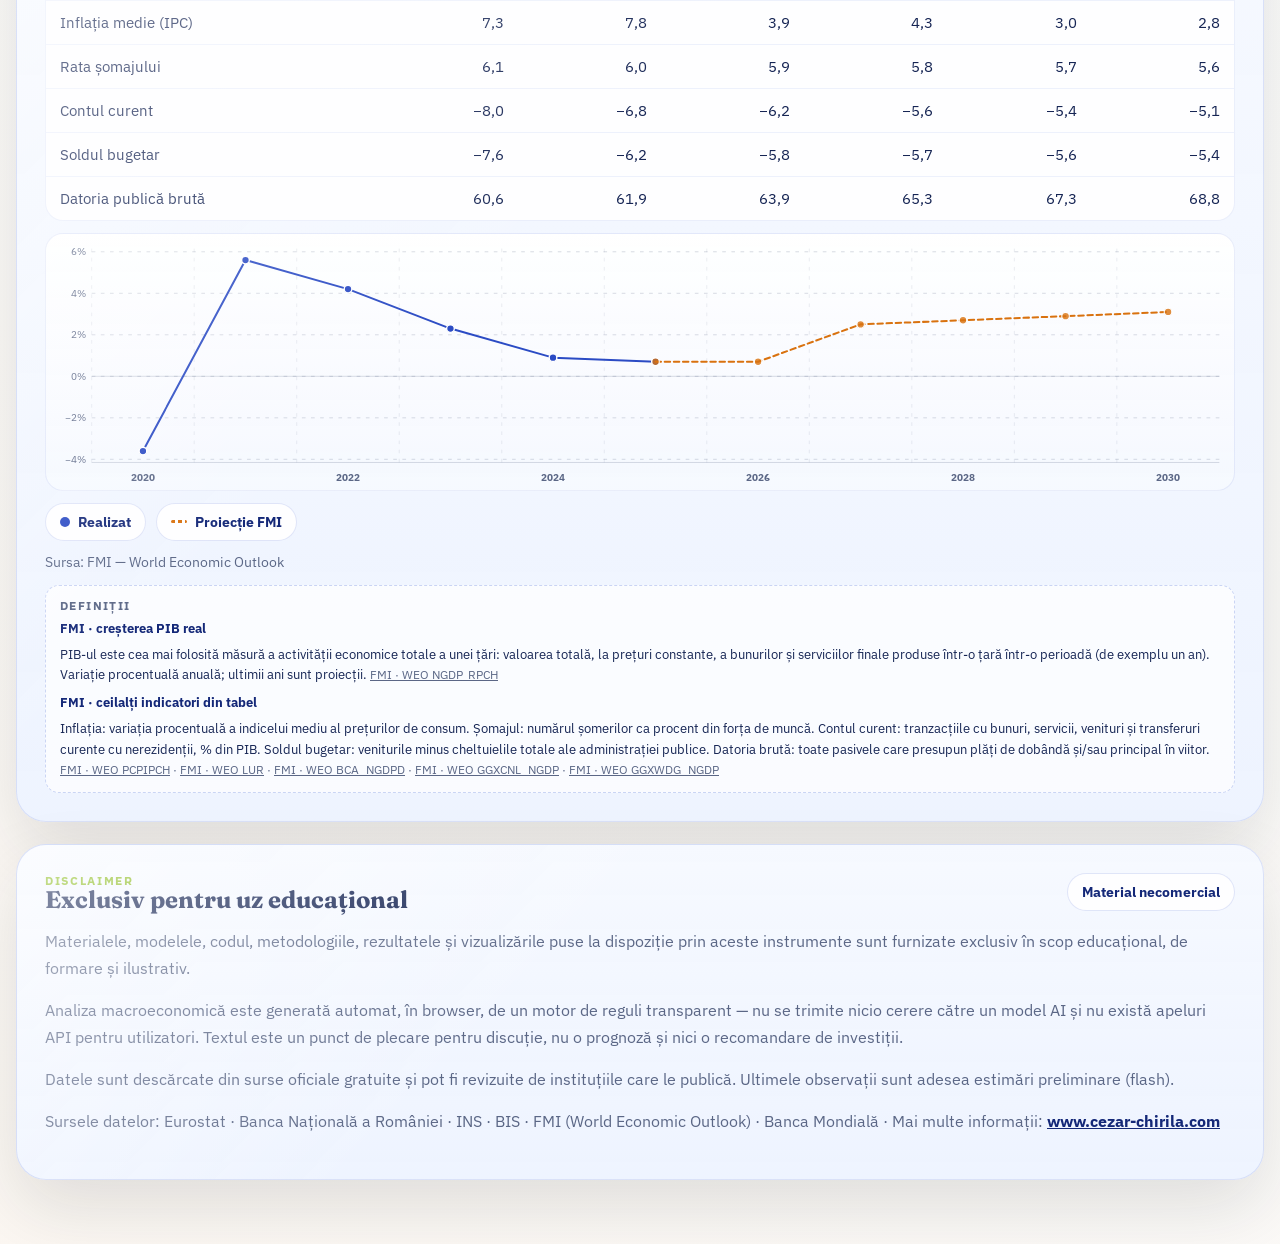
<file: tablou.html>
<!DOCTYPE html>
<html lang="ro">
  <head>
    <meta charset="UTF-8" />
    <meta name="viewport" content="width=device-width, initial-scale=1.0" />
    <title>Tablou de bord · Macroeconomia României</title>
    <meta name="description" content="Indicatorii macroeconomici cheie ai României și tendințele lor pe perioada aleasă, comparați cu media UE." />
    <link rel="preconnect" href="https://fonts.googleapis.com" />
    <link rel="preconnect" href="https://fonts.gstatic.com" crossorigin />
    <link
      href="https://fonts.googleapis.com/css2?family=Fraunces:opsz,wght@9..144,700&family=IBM+Plex+Sans:wght@400;500;600;700&family=IBM+Plex+Mono:wght@400;500&display=swap"
      rel="stylesheet"
    />
    <link rel="stylesheet" href="./styles.css" />
    <link rel="stylesheet" href="./macro.css" />
  </head>
  <body>
    <div class="page-shell">
      <nav class="card site-nav" id="site-nav" aria-label="Site"></nav>

      <header class="hero card">
        <div class="hero-copy">
          <p class="eyebrow" data-i18n="d.eyebrow"></p>
          <h1 class="compact" data-i18n="d.title"></h1>
          <p class="hero-text" data-i18n="d.text"></p>
        </div>
        <div class="hero-badges">
          <article class="metric-chip"><span class="metric-label" data-i18n="p.kicker"></span><strong id="hero-period">—</strong></article>
          <article class="metric-chip"><span class="metric-label" data-i18n="home.series"></span><strong id="hero-series">—</strong></article>
          <article class="metric-chip"><span class="metric-label" data-i18n="home.updated"></span><strong id="hero-updated">—</strong></article>
        </div>
      </header>

      <main id="workspace" aria-live="polite">
        <section class="card panel-card">
          <div class="empty-state"><strong data-i18n="status.loading"></strong></div>
        </section>
      </main>

      <section class="footer-panel-grid" id="site-footer"></section>
    </div>

    <div class="toast" id="toast" hidden></div>
    <script type="module" src="./tablou.js"></script>
  </body>
</html>
</file>
<file: styles.css>
:root {
  --paper: #ffffff;
  --ink: #162554;
  --muted: #5b6786;
  --coal: #0f1d47;
  --line: rgba(22, 37, 84, 0.14);
  --line-strong: rgba(22, 37, 84, 0.24);
  --blue: #1a35a8;
  --blue-deep: #142878;
  --cyan: #2f9db7;
  --cyan-soft: #eef8fb;
  --lime: #8ebd22;
  --orange: #ff5a0a;
  --orange-soft: #fff0e8;
  --blue-soft: #edf3ff;
  --blue-soft-2: #f6f9ff;
  --sand: #f9f5ee;
  --card-border: rgba(163, 180, 235, 0.34);
  --shadow: 0 28px 70px rgba(15, 32, 43, 0.12);
  --radius-xl: 30px;
  --radius-lg: 22px;
  --radius-md: 18px;
  --radius-sm: 14px;
  --transition: 180ms ease;
}

* {
  box-sizing: border-box;
}

html {
  color-scheme: light;
}

body {
  margin: 0;
  min-height: 100vh;
  overflow-x: hidden;
  font-family: "IBM Plex Sans", sans-serif;
  color: var(--ink);
  background:
    radial-gradient(circle at top left, rgba(163, 180, 235, 0.24), transparent 24%),
    radial-gradient(circle at top right, rgba(189, 220, 232, 0.28), transparent 24%),
    radial-gradient(circle at bottom left, rgba(255, 227, 197, 0.22), transparent 20%),
    linear-gradient(180deg, #ffffff 0%, #fbfdff 100%);
}

body::before {
  content: "";
  position: fixed;
  inset: 0;
  pointer-events: none;
  background-image:
    linear-gradient(rgba(193, 210, 244, 0.18) 1px, transparent 1px),
    linear-gradient(90deg, rgba(193, 210, 244, 0.18) 1px, transparent 1px);
  background-size: 28px 28px;
  mask-image: linear-gradient(180deg, rgba(0, 0, 0, 0.18), transparent 78%);
}

.page-shell {
  width: min(1680px, calc(100vw - 32px));
  margin: 24px auto 64px;
  display: grid;
  gap: 22px;
}

.card {
  position: relative;
  background: linear-gradient(180deg, rgba(246, 249, 255, 0.98), rgba(237, 243, 255, 0.94));
  border: 1px solid var(--card-border);
  border-radius: var(--radius-xl);
  box-shadow: var(--shadow);
  backdrop-filter: blur(14px);
  overflow: hidden;
}

.card::after {
  content: "";
  position: absolute;
  inset: 0;
  pointer-events: none;
  border-radius: inherit;
  background: linear-gradient(135deg, rgba(255, 255, 255, 0.5), transparent 42%);
}

.hero,
.workspace-card,
.step-card,
.panel-card,
.editor-card,
.preview-card {
  padding: 28px;
}

.hero {
  display: flex;
  gap: 24px;
  justify-content: space-between;
  align-items: flex-end;
  flex-wrap: wrap;
}

.hero-copy {
  max-width: 900px;
}

.eyebrow,
.section-kicker,
.card-kicker,
.metric-label,
.field-label {
  margin: 0;
  text-transform: uppercase;
  letter-spacing: 0.14em;
  font-size: 0.74rem;
  font-weight: 700;
  color: var(--lime);
}

h1,
h2,
h3 {
  margin: 0;
  font-family: "Fraunces", serif;
  line-height: 1;
}

.hero h1 {
  margin-top: 10px;
  font-size: clamp(3.2rem, 6vw, 6.1rem);
}

.hero-text,
.helper-copy,
.editor-tip,
.inline-note,
.callout-card p,
.metric-tile p,
.stat-card p,
.empty-state p,
.field-card small,
.feature-copy small {
  color: var(--muted);
  line-height: 1.65;
}

.hero-text {
  margin: 18px 0 0;
  max-width: 760px;
  font-size: 1.05rem;
}

.hero-flow {
  margin-top: 22px;
  display: flex;
  flex-wrap: wrap;
  gap: 10px;
}

.flow-chip,
.legend-chip {
  display: inline-flex;
  align-items: center;
  gap: 8px;
  border-radius: 999px;
  padding: 9px 14px;
  font-size: 0.88rem;
  font-weight: 700;
  background: rgba(255, 255, 255, 0.9);
  border: 1px solid rgba(163, 180, 235, 0.34);
  color: var(--blue-deep);
}

.legend-chip::before {
  content: "";
  width: 10px;
  height: 10px;
  border-radius: 999px;
  background: var(--legend-color, var(--blue));
}

.legend-chip.is-secondary::before {
  background: var(--orange);
}

.hero-badges {
  min-width: 320px;
  display: grid;
  gap: 12px;
}

.hero-qr-card {
  width: clamp(172px, 17vw, 228px);
  display: grid;
  gap: 10px;
  align-content: start;
  padding: 18px;
  border-radius: var(--radius-md);
  background: linear-gradient(180deg, rgba(255, 255, 255, 0.96), rgba(237, 243, 255, 0.92));
  border: 1px solid rgba(163, 180, 235, 0.34);
  color: inherit;
  text-decoration: none;
  box-shadow: inset 0 1px 0 rgba(255, 255, 255, 0.42);
}

.hero-qr-card img {
  display: block;
  width: 100%;
  aspect-ratio: 1;
  object-fit: contain;
  border-radius: 14px;
  background: #ffffff;
  padding: 8px;
}

.hero-qr-caption {
  font-size: 0.88rem;
  font-weight: 700;
  color: var(--blue-deep);
}

.metric-chip,
.metric-tile,
.stat-card,
.callout-card,
.table-card {
  padding: 18px 20px;
  border-radius: var(--radius-md);
  background: linear-gradient(180deg, rgba(255, 255, 255, 0.92), rgba(237, 243, 255, 0.86));
  border: 1px solid rgba(163, 180, 235, 0.34);
}

.metric-chip strong,
.metric-tile strong,
.stat-card strong {
  display: block;
  margin-top: 6px;
  font-size: 1.08rem;
}

.tabs {
  padding: 14px;
}

.tab-list {
  display: flex;
  gap: 10px;
  flex-wrap: wrap;
}

.mobile-step-nav {
  display: none;
}

.mobile-step-current {
  display: grid;
  gap: 4px;
  min-width: 0;
  padding: 12px 14px;
  border-radius: var(--radius-md);
  background: linear-gradient(180deg, rgba(255, 255, 255, 0.96), rgba(237, 243, 255, 0.92));
  border: 1px solid rgba(163, 180, 235, 0.34);
}

.mobile-step-current strong {
  font-size: 1rem;
  color: var(--blue-deep);
}

.mobile-step-meta {
  color: var(--muted);
  font-size: 0.85rem;
  line-height: 1.4;
}

.tab-button,
.primary-button,
.secondary-button,
.ghost-button {
  display: inline-flex;
  align-items: center;
  justify-content: center;
  appearance: none;
  min-height: 48px;
  border-radius: 999px;
  font: inherit;
  font-weight: 700;
  cursor: pointer;
  transition:
    transform var(--transition),
    border-color var(--transition),
    background var(--transition),
    box-shadow var(--transition);
}

.tab-button:disabled,
.primary-button:disabled,
.secondary-button:disabled,
.ghost-button:disabled {
  cursor: not-allowed;
  opacity: 0.5;
  transform: none;
}

.tab-button:hover,
.primary-button:hover,
.secondary-button:hover,
.ghost-button:hover,
.upload-dropzone:hover,
.feature-option:hover {
  transform: translateY(-1px);
}

.tab-button {
  border: 1px solid rgba(163, 180, 235, 0.34);
  background: rgba(246, 249, 255, 0.92);
  color: var(--ink);
  padding: 12px 18px;
}

.tab-button.is-active {
  background: linear-gradient(135deg, #d7e4ff, #d9f0f8);
  color: var(--blue-deep);
  border-color: rgba(163, 180, 235, 0.42);
  box-shadow: 0 12px 24px rgba(163, 180, 235, 0.28);
}

.primary-button {
  border: 1px solid transparent;
  color: #ffffff;
  background: linear-gradient(135deg, var(--blue), var(--blue-deep));
  padding: 12px 18px;
}

.secondary-button {
  border: 1px solid rgba(163, 180, 235, 0.34);
  color: var(--blue-deep);
  background: rgba(255, 255, 255, 0.88);
  padding: 12px 18px;
}

.ghost-button {
  border: 1px dashed rgba(163, 180, 235, 0.5);
  color: var(--ink);
  background: rgba(246, 249, 255, 0.72);
  padding: 12px 18px;
}

.small-button {
  min-height: 40px;
  padding: 10px 14px;
  font-size: 0.9rem;
}

.button-row,
.editor-toolbar,
.legend-row {
  display: flex;
  gap: 10px;
  flex-wrap: wrap;
}

.workspace-grid,
.step-layout {
  display: grid;
  gap: 22px;
}

.workspace-grid {
  grid-template-columns: minmax(300px, 0.92fr) minmax(420px, 1.28fr);
  align-items: start;
}

.step-layout {
  grid-template-columns: minmax(280px, 0.92fr) minmax(420px, 1.08fr);
  align-items: start;
}

.footer-panel-grid {
  display: grid;
  gap: 22px;
}

.support-card,
.disclaimer-card {
  padding: 28px;
}

.support-form {
  display: grid;
  gap: 18px;
}

.contact-copy a {
  color: var(--blue-deep);
  font-weight: 700;
}

.contact-textarea {
  min-height: 168px;
  padding: 14px 16px;
  resize: vertical;
}

.contact-form-actions {
  display: flex;
  gap: 16px;
  align-items: center;
  justify-content: space-between;
}

.contact-status {
  margin: 0;
  color: var(--muted);
  line-height: 1.55;
}

.contact-status.is-success {
  color: #1b6f3a;
}

.contact-status.is-error {
  color: #b0491b;
}

.upload-column,
.mapping-column,
.control-column,
.result-column,
.editor-column {
  display: grid;
  gap: 18px;
  min-width: 0;
}

.section-heading {
  display: flex;
  gap: 18px;
  justify-content: space-between;
  align-items: flex-start;
}

.step-document-row {
  margin-top: 22px;
}

.status-pill {
  display: inline-flex;
  align-items: center;
  border-radius: 999px;
  padding: 9px 14px;
  font-size: 0.86rem;
  font-weight: 700;
  color: var(--blue-deep);
  background: rgba(255, 255, 255, 0.9);
  border: 1px solid rgba(163, 180, 235, 0.34);
}

.upload-dropzone {
  display: grid;
  gap: 8px;
  padding: 24px;
  border-radius: var(--radius-lg);
  border: 1px dashed rgba(22, 37, 84, 0.28);
  background: linear-gradient(135deg, rgba(255, 255, 255, 0.96), rgba(237, 243, 255, 0.9));
  cursor: pointer;
  transition:
    transform var(--transition),
    border-color var(--transition),
    box-shadow var(--transition);
}

.upload-dropzone input {
  display: none;
}

.loading-card {
  display: grid;
  gap: 14px;
  padding: 20px 22px;
  border-radius: var(--radius-lg);
  border: 1px solid rgba(163, 180, 235, 0.3);
  background:
    radial-gradient(circle at top right, rgba(77, 193, 255, 0.22), transparent 28%),
    linear-gradient(135deg, rgba(255, 255, 255, 0.97), rgba(237, 243, 255, 0.94));
  box-shadow: 0 20px 36px rgba(22, 37, 84, 0.08);
}

.loading-header {
  display: flex;
  gap: 14px;
  align-items: flex-start;
  justify-content: space-between;
}

.loading-badge {
  display: inline-flex;
  align-items: center;
  justify-content: center;
  min-width: 64px;
  min-height: 38px;
  padding: 8px 12px;
  border-radius: 999px;
  font-weight: 700;
  color: var(--blue-deep);
  background: rgba(255, 255, 255, 0.96);
  border: 1px solid rgba(163, 180, 235, 0.34);
}

.loading-copy,
.loading-meta {
  margin: 0;
}

.loading-copy {
  color: var(--ink);
}

.loading-progress-shell {
  position: relative;
  min-height: 12px;
  border-radius: 999px;
  overflow: hidden;
  background: rgba(26, 53, 168, 0.08);
}

.loading-progress-fill {
  position: absolute;
  inset: 0 auto 0 0;
  width: 0;
  border-radius: inherit;
  background: linear-gradient(135deg, var(--blue), var(--cyan));
  transition: width 140ms ease-out;
}

.loading-meta {
  color: var(--muted);
  font-size: 0.92rem;
}

.metric-grid,
.field-grid,
.stat-grid,
.panel-subgrid {
  display: grid;
  gap: 14px;
}

.metric-grid,
.field-grid.compact-grid {
  grid-template-columns: repeat(2, minmax(0, 1fr));
}

.field-grid {
  grid-template-columns: repeat(4, minmax(0, 1fr));
}

.panel-subgrid.two-up {
  grid-template-columns: repeat(2, minmax(0, 1fr));
}

.field-card {
  display: grid;
  gap: 8px;
  padding: 16px;
  border-radius: var(--radius-md);
  background: rgba(255, 255, 255, 0.82);
  border: 1px solid rgba(163, 180, 235, 0.28);
}

.field-input,
.editor-textarea {
  width: 100%;
  appearance: none;
  border: 1px solid var(--line);
  border-radius: var(--radius-sm);
  background: rgba(255, 255, 255, 0.96);
  color: var(--ink);
  font: inherit;
  transition:
    border-color var(--transition),
    box-shadow var(--transition),
    background var(--transition);
}

.field-input {
  min-height: 48px;
  padding: 10px 12px;
}

.field-input:focus,
.editor-textarea:focus {
  outline: none;
  border-color: rgba(26, 53, 168, 0.6);
  box-shadow: 0 0 0 4px rgba(26, 53, 168, 0.12);
}

.preview-card {
  display: grid;
  gap: 16px;
  min-width: 0;
}

.table-shell {
  min-width: 0;
}

.preview-header,
.mini-heading,
.editor-header {
  display: flex;
  gap: 14px;
  justify-content: space-between;
  align-items: flex-start;
}

.preview-caption {
  color: var(--muted);
  font-size: 0.9rem;
  text-align: right;
}

.table-scroll {
  overflow: auto;
  max-width: 100%;
  border-radius: var(--radius-md);
  border: 1px solid rgba(163, 180, 235, 0.22);
  background: rgba(255, 255, 255, 0.92);
}

.table-shell .table-scroll {
  max-height: min(62vh, 520px);
}

.data-table {
  width: 100%;
  border-collapse: collapse;
  min-width: 520px;
}

.data-table th,
.data-table td {
  padding: 12px 14px;
  text-align: left;
  border-bottom: 1px solid rgba(163, 180, 235, 0.18);
  font-size: 0.94rem;
}

.data-table th {
  position: sticky;
  top: 0;
  z-index: 1;
  color: var(--blue-deep);
  background: rgba(237, 243, 255, 0.94);
}

.data-table tbody tr:last-child td {
  border-bottom: none;
}

.panel-card {
  display: grid;
  gap: 18px;
}

.panel-section {
  display: grid;
  gap: 12px;
}

.feature-list {
  display: grid;
  gap: 10px;
  max-height: 430px;
  overflow: auto;
  padding-right: 4px;
}

.feature-option {
  display: flex;
  gap: 12px;
  align-items: flex-start;
  padding: 14px 16px;
  border-radius: var(--radius-md);
  border: 1px solid rgba(163, 180, 235, 0.28);
  background: rgba(255, 255, 255, 0.84);
  cursor: pointer;
}

.feature-option input {
  margin-top: 3px;
}

.feature-copy {
  display: grid;
  gap: 3px;
}

.feature-confirm-bar {
  display: flex;
  gap: 14px;
  align-items: center;
  justify-content: space-between;
  margin-top: 4px;
  padding: 16px 18px;
  border-radius: var(--radius-md);
  border: 1px solid rgba(163, 180, 235, 0.28);
  background: rgba(255, 255, 255, 0.86);
}

.feature-confirm-copy {
  display: grid;
  gap: 4px;
}

.feature-confirm-copy p {
  margin: 0;
  color: var(--muted);
  line-height: 1.55;
}

.preparation-diagnostics {
  display: grid;
  gap: 18px;
}

.feature-diagnostic-card {
  display: grid;
  gap: 16px;
}

.feature-insight-meta {
  display: flex;
  gap: 10px;
  flex-wrap: wrap;
}

.feature-insight-badge {
  display: inline-flex;
  align-items: center;
  gap: 8px;
  padding: 8px 12px;
  border-radius: 999px;
  background: rgba(255, 255, 255, 0.92);
  border: 1px solid rgba(163, 180, 235, 0.34);
  color: var(--blue-deep);
}

.feature-insight-badge strong {
  font-size: 0.82rem;
  letter-spacing: 0.06em;
  text-transform: uppercase;
}

.stat-grid {
  grid-template-columns: repeat(2, minmax(0, 1fr));
}

.bar-list,
.comparison-list {
  display: grid;
  gap: 12px;
}

.bar-row,
.comparison-row {
  display: grid;
  gap: 8px;
}

.bucket-distribution-meta {
  display: flex;
  gap: 12px;
  justify-content: space-between;
  color: var(--muted);
  font-size: 0.88rem;
}

.bar-header,
.comparison-bars {
  display: flex;
  align-items: center;
  gap: 10px;
  justify-content: space-between;
}

.bar-track,
.comparison-track {
  position: relative;
  flex: 1;
  min-height: 12px;
  border-radius: 999px;
  background: rgba(26, 53, 168, 0.08);
  overflow: hidden;
}

.comparison-track.is-secondary {
  background: rgba(255, 90, 10, 0.12);
}

.woe-list {
  display: grid;
  gap: 12px;
}

.woe-row {
  display: grid;
  gap: 8px;
}

.woe-header {
  display: flex;
  gap: 12px;
  justify-content: space-between;
  align-items: center;
}

.woe-track {
  position: relative;
  min-height: 14px;
  border-radius: 999px;
  overflow: hidden;
  background:
    linear-gradient(90deg, rgba(255, 90, 10, 0.12) 0%, rgba(255, 90, 10, 0.04) 50%, rgba(26, 53, 168, 0.04) 50%, rgba(26, 53, 168, 0.12) 100%);
}

.woe-axis {
  position: absolute;
  top: 0;
  bottom: 0;
  left: calc(50% - 1px);
  width: 2px;
  background: rgba(22, 37, 84, 0.18);
}

.woe-fill {
  position: absolute;
  top: 0;
  bottom: 0;
  border-radius: inherit;
}

.woe-fill.is-positive {
  background: linear-gradient(135deg, var(--blue), var(--cyan));
}

.woe-fill.is-negative {
  background: linear-gradient(135deg, var(--orange), #ffb07b);
}

.bar-fill,
.comparison-fill {
  position: absolute;
  inset: 0 auto 0 0;
  border-radius: inherit;
  background: linear-gradient(135deg, var(--blue), var(--cyan));
}

.comparison-fill.is-secondary {
  background: linear-gradient(135deg, var(--orange), #ff8d47);
}

.comparison-label {
  min-width: 48px;
}

.comparison-bars span {
  min-width: 62px;
  text-align: right;
  color: var(--muted);
  font-weight: 600;
}

.line-chart {
  display: grid;
  gap: 12px;
}

.chart-svg {
  width: 100%;
  height: auto;
  border-radius: var(--radius-md);
  background: linear-gradient(180deg, rgba(255, 255, 255, 0.96), rgba(246, 249, 255, 0.92));
  border: 1px solid rgba(163, 180, 235, 0.24);
}

.axis-line,
.grid-line {
  stroke: rgba(22, 37, 84, 0.18);
  stroke-width: 1;
}

.grid-line {
  stroke-dasharray: 4 6;
}

.axis-label {
  fill: var(--muted);
  font-size: 11px;
  font-family: "IBM Plex Sans", sans-serif;
}

.callout-card {
  display: grid;
  gap: 6px;
  background:
    radial-gradient(circle at top right, rgba(255, 200, 77, 0.28), transparent 26%),
    linear-gradient(135deg, rgba(255, 255, 255, 0.96), rgba(255, 248, 238, 0.92));
}

.editor-card {
  display: grid;
  gap: 12px;
}

.document-launcher-shell {
  display: grid;
  gap: 14px;
}

.document-launchers {
  display: flex;
  gap: 12px;
  flex-wrap: wrap;
}

.document-toggle-button {
  min-height: 46px;
  padding: 12px 18px;
}

.document-window {
  display: grid;
  gap: 14px;
  padding: 22px;
  border-radius: var(--radius-lg);
  border: 1px solid rgba(163, 180, 235, 0.28);
  background:
    radial-gradient(circle at top right, rgba(77, 193, 255, 0.14), transparent 26%),
    linear-gradient(180deg, rgba(255, 255, 255, 0.97), rgba(246, 249, 255, 0.95));
  box-shadow: 0 18px 34px rgba(22, 37, 84, 0.08);
}

.document-window-header {
  display: flex;
  gap: 14px;
  justify-content: space-between;
  align-items: flex-start;
}

.editor-textarea {
  min-height: 360px;
  padding: 16px;
  font-family: "IBM Plex Sans", sans-serif;
  font-size: 0.93rem;
  line-height: 1.55;
  resize: vertical;
}

.editor-textarea.is-tall {
  min-height: 460px;
}

.empty-state {
  padding: 18px;
  border-radius: var(--radius-md);
  border: 1px dashed rgba(163, 180, 235, 0.46);
  background: rgba(255, 255, 255, 0.72);
}

.empty-state strong {
  display: block;
  margin-bottom: 4px;
}

.toast {
  position: fixed;
  right: 24px;
  bottom: 24px;
  z-index: 20;
  max-width: min(380px, calc(100vw - 48px));
  padding: 16px 18px;
  border-radius: 18px;
  color: #ffffff;
  background: linear-gradient(135deg, rgba(20, 40, 120, 0.96), rgba(26, 53, 168, 0.96));
  box-shadow: 0 22px 50px rgba(20, 40, 120, 0.28);
}

body.is-mobile-device .page-shell {
  width: min(100vw - 14px, 100%);
  margin: 10px auto 112px;
  gap: 14px;
}

body.is-mobile-device .hero,
body.is-mobile-device .workspace-card,
body.is-mobile-device .step-card,
body.is-mobile-device .panel-card,
body.is-mobile-device .editor-card,
body.is-mobile-device .preview-card {
  padding: 18px;
  border-radius: 24px;
}

body.is-mobile-device .hero {
  gap: 16px;
  align-items: flex-start;
}

body.is-mobile-device .hero-copy,
body.is-mobile-device .hero-badges,
body.is-mobile-device .workspace-grid,
body.is-mobile-device .step-layout,
body.is-mobile-device .field-grid,
body.is-mobile-device .field-grid.compact-grid,
body.is-mobile-device .metric-grid,
body.is-mobile-device .panel-subgrid.two-up,
body.is-mobile-device .stat-grid {
  width: 100%;
}

body.is-mobile-device .hero h1 {
  font-size: clamp(2.45rem, 12vw, 4rem);
}

body.is-mobile-device .hero-text {
  font-size: 0.98rem;
}

body.is-mobile-device .hero-badges {
  min-width: 0;
  grid-template-columns: repeat(2, minmax(0, 1fr));
}

body.is-mobile-device .hero-qr-card {
  display: none;
}

body.is-mobile-device .tabs {
  position: sticky;
  top: 10px;
  z-index: 16;
  padding: 12px;
}

body.is-mobile-device .mobile-step-nav {
  display: grid;
  grid-template-columns: auto minmax(0, 1fr) auto;
  gap: 10px;
  align-items: stretch;
  margin-bottom: 10px;
}

body.is-mobile-device .tab-list {
  flex-wrap: nowrap;
  overflow-x: auto;
  padding-bottom: 4px;
  justify-content: flex-start;
  scroll-snap-type: x proximity;
  -webkit-overflow-scrolling: touch;
}

body.is-mobile-device .tab-button {
  flex: 0 0 auto;
  min-height: 44px;
  padding: 10px 14px;
  white-space: nowrap;
  scroll-snap-align: start;
}

body.is-mobile-device .workspace-grid,
body.is-mobile-device .step-layout,
body.is-mobile-device .field-grid,
body.is-mobile-device .field-grid.compact-grid,
body.is-mobile-device .metric-grid,
body.is-mobile-device .panel-subgrid.two-up,
body.is-mobile-device .stat-grid {
  grid-template-columns: 1fr;
}

body.is-mobile-device .section-heading,
body.is-mobile-device .preview-header,
body.is-mobile-device .editor-header,
body.is-mobile-device .mini-heading,
body.is-mobile-device .loading-header,
body.is-mobile-device .feature-confirm-bar,
body.is-mobile-device .bucket-distribution-meta,
body.is-mobile-device .document-window-header {
  display: grid;
  gap: 10px;
}

body.is-mobile-device .preview-caption {
  text-align: left;
}

body.is-mobile-device .button-row,
body.is-mobile-device .editor-toolbar,
body.is-mobile-device .document-launchers,
body.is-mobile-device .contact-form-actions {
  display: grid;
  width: 100%;
}

body.is-mobile-device .button-row > *,
body.is-mobile-device .editor-toolbar > *,
body.is-mobile-device .document-launchers > *,
body.is-mobile-device .contact-form-actions > * {
  width: 100%;
}

body.is-mobile-device .support-card,
body.is-mobile-device .disclaimer-card {
  padding: 18px;
}

body.is-mobile-device .feature-list {
  max-height: 320px;
}

body.is-mobile-device .table-shell .table-scroll {
  max-height: min(58vh, 440px);
}

body.is-mobile-device .data-table {
  min-width: 640px;
}

body.is-mobile-device .toast {
  right: 12px;
  left: 12px;
  bottom: 12px;
  max-width: none;
}

@media (max-width: 1320px) {
  .step-layout {
    grid-template-columns: 1fr;
  }
}

@media (max-width: 1120px) {
  .hero,
  .workspace-grid {
    grid-template-columns: 1fr;
    display: grid;
  }

  .hero {
    align-items: flex-start;
  }

  .hero-badges {
    min-width: 0;
    grid-template-columns: repeat(3, minmax(0, 1fr));
  }

  .hero-qr-card {
    width: min(220px, 100%);
  }

  .field-grid,
  .field-grid.compact-grid,
  .metric-grid,
  .panel-subgrid.two-up,
  .editor-column,
  .stat-grid {
    grid-template-columns: 1fr;
  }
}

@media (max-width: 720px) {
  .page-shell {
    width: min(100vw - 18px, 100%);
    margin: 12px auto 42px;
    gap: 16px;
  }

  .hero,
  .workspace-card,
  .step-card,
  .panel-card,
  .editor-card,
  .preview-card {
    padding: 20px;
  }

  .hero h1 {
    font-size: clamp(2.4rem, 13vw, 4rem);
  }

  .button-row,
  .editor-toolbar,
  .document-launchers {
    width: 100%;
  }

  .button-row > *,
  .editor-toolbar > *,
  .document-launchers > * {
    flex: 1 1 100%;
  }

  .feature-confirm-bar {
    display: grid;
  }

  .document-window {
    padding: 18px;
  }

  .document-window-header {
    display: grid;
  }

  .hero-badges {
    grid-template-columns: 1fr;
  }

  .hero-qr-card {
    width: min(220px, 100%);
  }

  .data-table {
    min-width: 460px;
  }
}

/* =====================================================================
   Additions for the financial analysis workshops
   ===================================================================== */

.site-nav {
  display: flex;
  gap: 8px;
  flex-wrap: wrap;
  align-items: center;
  padding: 12px 16px;
}

.nav-link {
  display: inline-flex;
  align-items: center;
  min-height: 40px;
  padding: 8px 14px;
  border-radius: 999px;
  border: 1px solid transparent;
  color: var(--ink);
  text-decoration: none;
  font-weight: 700;
  font-size: 0.92rem;
}

.nav-link:hover {
  border-color: rgba(163, 180, 235, 0.42);
  background: rgba(255, 255, 255, 0.8);
}

.nav-link.is-active {
  background: linear-gradient(135deg, #d7e4ff, #d9f0f8);
  color: var(--blue-deep);
  border-color: rgba(163, 180, 235, 0.42);
}

.lang-switch {
  margin-left: auto;
  display: inline-flex;
  padding: 4px;
  border-radius: 999px;
  border: 1px solid rgba(163, 180, 235, 0.34);
  background: rgba(255, 255, 255, 0.9);
}

.lang-switch button {
  appearance: none;
  border: 0;
  background: transparent;
  color: var(--muted);
  font: inherit;
  font-weight: 700;
  font-size: 0.85rem;
  padding: 6px 12px;
  border-radius: 999px;
  cursor: pointer;
}

.lang-switch button.is-active {
  background: linear-gradient(135deg, var(--blue), var(--blue-deep));
  color: #fff;
}

.hero h1.compact {
  font-size: clamp(2.4rem, 4.6vw, 4.4rem);
}

.tool-grid {
  display: grid;
  grid-template-columns: repeat(2, minmax(0, 1fr));
  gap: 22px;
}

.tool-card {
  display: grid;
  gap: 14px;
  padding: 28px;
  align-content: start;
}

.tool-card h2 {
  font-size: 1.8rem;
}

.tool-card ul {
  margin: 0;
  padding-left: 18px;
  color: var(--muted);
  line-height: 1.6;
}

.tool-card .primary-button {
  justify-self: start;
  text-decoration: none;
}

.entry-grid {
  display: grid;
  grid-template-columns: minmax(280px, 0.9fr) minmax(420px, 1.4fr);
  gap: 22px;
  align-items: start;
}

.entry-column {
  display: grid;
  gap: 16px;
  min-width: 0;
}

.cui-row {
  display: flex;
  gap: 10px;
}

.cui-row .field-input {
  flex: 1;
}

.entry-table-scroll {
  overflow: auto;
  border-radius: var(--radius-md);
  border: 1px solid rgba(163, 180, 235, 0.22);
  background: rgba(255, 255, 255, 0.92);
}

.entry-table {
  width: 100%;
  border-collapse: collapse;
  min-width: 560px;
}

.entry-table th,
.entry-table td {
  padding: 6px 10px;
  border-bottom: 1px solid rgba(163, 180, 235, 0.18);
  font-size: 0.9rem;
  text-align: left;
  vertical-align: middle;
}

.entry-table th {
  color: var(--blue-deep);
  background: rgba(237, 243, 255, 0.94);
  position: sticky;
  top: 0;
  z-index: 1;
}

.entry-table th.year-head input {
  width: 84px;
  min-height: 36px;
  padding: 4px 8px;
  font-weight: 700;
}

.entry-table tr.group-row td {
  padding-top: 12px;
  font-weight: 700;
  color: var(--lime);
  text-transform: uppercase;
  letter-spacing: 0.12em;
  font-size: 0.72rem;
  background: rgba(246, 249, 255, 0.7);
}

.entry-table td.label-cell {
  white-space: nowrap;
  color: var(--ink);
}

.entry-table td.label-cell small {
  display: block;
  color: var(--muted);
  font-size: 0.72rem;
  white-space: normal;
}

.entry-table input.cell {
  width: 100%;
  min-width: 120px;
  min-height: 36px;
  padding: 4px 8px;
  border: 1px solid var(--line);
  border-radius: 10px;
  background: #fff;
  font: inherit;
  font-size: 0.9rem;
  text-align: right;
  font-variant-numeric: tabular-nums;
  color: var(--ink);
}

.entry-table input.cell:focus {
  outline: none;
  border-color: rgba(26, 53, 168, 0.6);
  box-shadow: 0 0 0 3px rgba(26, 53, 168, 0.12);
}

.entry-table input.cell.is-mfp {
  background: #f1f7ff;
}

.entry-table input.cell.is-derived {
  background: #f6f2ff;
}

.entry-table input.cell.is-missing {
  background: #fff7ef;
}

.legend-inline {
  display: flex;
  gap: 12px;
  flex-wrap: wrap;
  font-size: 0.8rem;
  color: var(--muted);
}

.legend-inline .swatch {
  display: inline-block;
  width: 12px;
  height: 12px;
  border-radius: 3px;
  border: 1px solid var(--line);
  vertical-align: -2px;
  margin-right: 4px;
}

.check-row {
  display: flex;
  gap: 10px;
  align-items: flex-start;
  font-size: 0.9rem;
  color: var(--muted);
  line-height: 1.5;
}

.check-row input {
  margin-top: 4px;
}

.source-note {
  margin: 0;
  font-size: 0.85rem;
  color: var(--muted);
}

.dash-grid {
  display: grid;
  grid-template-columns: repeat(2, minmax(0, 1fr));
  gap: 22px;
}

.dash-grid .span-2 {
  grid-column: span 2;
}

.kpi-row {
  display: grid;
  grid-template-columns: repeat(4, minmax(0, 1fr));
  gap: 14px;
}

.kpi-tile {
  padding: 18px 20px;
  border-radius: var(--radius-md);
  background: linear-gradient(180deg, rgba(255, 255, 255, 0.92), rgba(237, 243, 255, 0.86));
  border: 1px solid rgba(163, 180, 235, 0.34);
  display: grid;
  gap: 4px;
}

.kpi-tile .kpi-value {
  font-family: "Fraunces", serif;
  font-size: 1.9rem;
  line-height: 1.05;
  color: var(--blue-deep);
  font-variant-numeric: tabular-nums;
}

.kpi-tile .kpi-delta {
  font-size: 0.85rem;
  color: var(--muted);
}

.kpi-tile .kpi-delta.up {
  color: #1b6f3a;
}

.kpi-tile .kpi-delta.down {
  color: #b0491b;
}

.panel-card h3 {
  font-size: 1.25rem;
}

.panel-card .chart-caption {
  margin: 0;
  color: var(--muted);
  font-size: 0.85rem;
}

.ratio-table td.num {
  text-align: right;
  font-variant-numeric: tabular-nums;
  white-space: nowrap;
}

.ratio-table .formula,
.score-table .formula {
  display: block;
  color: var(--muted);
  font-size: 0.76rem;
}

.ratio-table tr.group-row td {
  padding-top: 14px;
  font-weight: 700;
  color: var(--lime);
  text-transform: uppercase;
  letter-spacing: 0.12em;
  font-size: 0.72rem;
}

.status-dot {
  display: inline-flex;
  align-items: center;
  gap: 6px;
  font-size: 0.8rem;
  font-weight: 700;
  padding: 3px 10px;
  border-radius: 999px;
  white-space: nowrap;
}

.status-dot::before {
  content: "";
  width: 8px;
  height: 8px;
  border-radius: 999px;
  background: currentColor;
}

.status-dot.good { color: #1b6f3a; background: rgba(27, 111, 58, 0.1); }
.status-dot.watch { color: #8a5a10; background: rgba(183, 121, 31, 0.14); }
.status-dot.weak { color: #b0491b; background: rgba(176, 73, 27, 0.12); }
.status-dot.na { color: #6b7590; background: rgba(107, 117, 144, 0.12); }

.flag-list {
  display: grid;
  gap: 10px;
}

.flag-item {
  display: grid;
  grid-template-columns: auto 1fr;
  gap: 12px;
  padding: 12px 14px;
  border-radius: var(--radius-md);
  border: 1px solid rgba(163, 180, 235, 0.28);
  background: rgba(255, 255, 255, 0.84);
  align-items: start;
}

.flag-item .sev {
  display: inline-flex;
  align-items: center;
  justify-content: center;
  min-width: 76px;
  padding: 4px 10px;
  border-radius: 999px;
  font-size: 0.74rem;
  font-weight: 700;
  text-transform: uppercase;
  letter-spacing: 0.08em;
}

.flag-item .sev.high { background: rgba(176, 73, 27, 0.14); color: #b0491b; }
.flag-item .sev.med { background: rgba(183, 121, 31, 0.16); color: #8a5a10; }
.flag-item .sev.low { background: rgba(43, 75, 196, 0.1); color: var(--blue-deep); }

.flag-item strong {
  display: block;
  font-size: 0.95rem;
}

.flag-item span {
  color: var(--muted);
  font-size: 0.86rem;
  line-height: 1.5;
}

.diag-card {
  display: grid;
  gap: 10px;
}

.diag-level {
  font-family: "Fraunces", serif;
  font-size: 1.7rem;
  line-height: 1.1;
}

.diag-level.low { color: #1b6f3a; }
.diag-level.mid { color: #8a5a10; }
.diag-level.high { color: #b0491b; }
.diag-level.crit { color: #8f1d1d; }

.meter {
  position: relative;
  height: 10px;
  border-radius: 999px;
  background: rgba(26, 53, 168, 0.08);
  overflow: hidden;
}

.meter-fill {
  position: absolute;
  inset: 0 auto 0 0;
  border-radius: inherit;
}

.commentary {
  display: grid;
  gap: 16px;
}

.commentary h4 {
  margin: 0 0 6px;
  font-family: "Fraunces", serif;
  font-size: 1.1rem;
  color: var(--blue-deep);
}

.commentary ul {
  margin: 0;
  padding-left: 18px;
  color: var(--ink);
  line-height: 1.6;
}

.commentary li {
  margin-bottom: 4px;
}

.score-table td.num,
.score-table th.num {
  text-align: right;
  font-variant-numeric: tabular-nums;
}

.score-table input[type="number"] {
  width: 74px;
  min-height: 34px;
  padding: 4px 6px;
  border: 1px solid var(--line);
  border-radius: 8px;
  font: inherit;
  font-size: 0.86rem;
  text-align: right;
  background: #fff;
}

.score-table input[type="range"] {
  width: 110px;
  vertical-align: middle;
}

.threshold-row {
  display: flex;
  gap: 4px;
  align-items: center;
  flex-wrap: nowrap;
}

.threshold-row input[type="number"] {
  width: 64px;
}

.threshold-row .arrow {
  color: var(--muted);
  font-size: 0.8rem;
}

.points-pill {
  display: inline-flex;
  align-items: center;
  justify-content: center;
  min-width: 34px;
  padding: 4px 8px;
  border-radius: 999px;
  font-weight: 700;
  color: #fff;
}

.points-pill.p1 { background: #b0491b; }
.points-pill.p2 { background: #c8741f; }
.points-pill.p3 { background: #b7791f; }
.points-pill.p4 { background: #4a8f3f; }
.points-pill.p5 { background: #1b6f3a; }

.score-hero {
  display: grid;
  grid-template-columns: repeat(3, minmax(0, 1fr));
  gap: 14px;
}

.score-big {
  font-family: "Fraunces", serif;
  font-size: 2.6rem;
  line-height: 1;
  color: var(--blue-deep);
}

.class-badge {
  display: inline-flex;
  align-items: center;
  justify-content: center;
  min-width: 52px;
  padding: 8px 14px;
  border-radius: 14px;
  font-family: "Fraunces", serif;
  font-size: 1.8rem;
  color: #fff;
}

.class-badge.A { background: #1b6f3a; }
.class-badge.B { background: #4a8f3f; }
.class-badge.C { background: #b7791f; }
.class-badge.D { background: #c8541f; }
.class-badge.E { background: #8f1d1d; }

.scale-bar {
  display: grid;
  grid-template-columns: repeat(5, 1fr);
  gap: 3px;
}

.scale-bar div {
  padding: 8px 6px;
  border-radius: 8px;
  color: #fff;
  font-size: 0.78rem;
  font-weight: 700;
  text-align: center;
  opacity: 0.55;
}

.scale-bar div.is-current {
  opacity: 1;
  outline: 3px solid rgba(22, 37, 84, 0.25);
}

.zscore-zones {
  display: grid;
  grid-template-columns: repeat(3, 1fr);
  gap: 3px;
}

.zscore-zones div {
  padding: 8px;
  border-radius: 8px;
  color: #fff;
  font-size: 0.8rem;
  font-weight: 700;
  text-align: center;
  opacity: 0.5;
}

.zscore-zones div.is-current {
  opacity: 1;
  outline: 3px solid rgba(22, 37, 84, 0.25);
}

.memo-textarea {
  min-height: 520px;
  font-family: "IBM Plex Mono", "IBM Plex Sans", monospace;
  font-size: 0.86rem;
}

.qual-grid {
  display: grid;
  grid-template-columns: repeat(3, minmax(0, 1fr));
  gap: 14px;
}

.field-card select.field-input {
  min-height: 44px;
}

.hover-target rect:hover,
.hover-target circle:hover {
  filter: brightness(1.12);
}

.footer-meta a {
  color: var(--blue-deep);
  font-weight: 700;
}

.inline-badge {
  display: inline-block;
  padding: 2px 8px;
  border-radius: 999px;
  font-size: 0.72rem;
  font-weight: 700;
  color: var(--blue-deep);
  background: rgba(43, 75, 196, 0.1);
  margin-left: 6px;
}

@media (max-width: 1120px) {
  .entry-grid,
  .dash-grid,
  .tool-grid {
    grid-template-columns: minmax(0, 1fr);
  }
  .dash-grid .span-2 {
    grid-column: auto;
  }
  .kpi-row {
    grid-template-columns: repeat(2, minmax(0, 1fr));
  }
  .score-hero,
  .qual-grid {
    grid-template-columns: minmax(0, 1fr);
  }
}

@media (max-width: 720px) {
  .kpi-row {
    grid-template-columns: minmax(0, 1fr);
  }
  .lang-switch {
    margin-left: 0;
  }
}

@media print {
  body {
    background: #fff;
  }
  body::before {
    display: none;
  }
  .site-nav,
  .entry-card,
  .button-row,
  .toast,
  .lang-switch {
    display: none !important;
  }
  .card {
    box-shadow: none;
    border: 1px solid #ccc;
    break-inside: avoid;
  }
  .page-shell {
    width: 100%;
    margin: 0;
  }
}

.panel-card {
  align-content: start;
}

.legend-row {
  align-items: flex-start;
}

.legend-row .legend-chip {
  min-height: 0;
}

.stmt-table th,
.stmt-table td {
  padding: 8px 10px;
  font-size: 0.88rem;
  white-space: nowrap;
}

.stmt-table thead tr:first-child th {
  text-align: center;
  border-bottom: none;
}

.stmt-table thead tr:first-child th:first-child {
  text-align: left;
}

.stmt-table th.num,
.stmt-table td.num {
  text-align: right;
  font-variant-numeric: tabular-nums;
}

.stmt-table td.muted {
  color: var(--muted);
  border-right: 1px solid rgba(163, 180, 235, 0.3);
}

.stmt-table tr.is-base td {
  font-weight: 700;
  background: rgba(237, 243, 255, 0.6);
}

.stmt-table td.pos {
  color: #1b6f3a;
}

.stmt-table td.neg {
  color: #b0491b;
}

.slider-row {
  display: grid;
  gap: 6px;
  margin: 4px 0 12px 22px;
  padding-left: 12px;
  border-left: 2px solid rgba(163, 180, 235, 0.5);
  font-size: 0.86rem;
  color: var(--muted);
  line-height: 1.45;
}

.slider-control {
  display: flex;
  gap: 12px;
  align-items: center;
}

.slider-control input[type="range"] {
  flex: 1;
  accent-color: var(--blue);
}

.slider-control input[type="range"]:disabled {
  opacity: 0.45;
}

.slider-control strong {
  min-width: 52px;
  text-align: right;
  color: var(--blue-deep);
  font-variant-numeric: tabular-nums;
}
</file>
<file: macro.css>
/* Additions for the macroeconomic dashboard. The base visual language lives unchanged in styles.css. */
.tool-grid.three-up { grid-template-columns: repeat(3, minmax(0, 1fr)); }
.tool-card .primary-button, .tool-card .ghost-button { justify-self: start; padding: 0 22px; text-decoration: none; }

.period-row { display: flex; flex-wrap: wrap; gap: 14px; align-items: stretch; margin-bottom: 14px; }
.period-row .field-card { min-width: 150px; padding: 10px 14px; }
.period-row .check-card { display: flex; align-items: center; gap: 10px; }
.period-row .check-card input { width: 20px; height: 20px; accent-color: var(--blue); }
.theme-jump { display: flex; flex-wrap: wrap; gap: 8px; align-items: center; }
.theme-jump .flow-chip { text-decoration: none; }
.period-card .tab-button { min-height: 40px; padding: 8px 16px; }

.kpi-row { grid-template-columns: repeat(4, minmax(0, 1fr)); }
.kpi-tile svg { display: block; margin: 4px 0 2px; }

.theme-section { display: grid; gap: 16px; scroll-margin-top: 16px; }
.theme-heading .section-kicker { font-size: 0.95rem; margin: 6px 0 0 6px; }
.chart-card { display: grid; gap: 12px; align-content: start; }
.chart-card h3 { margin: 0 0 4px; }
.legend-chip.is-dashed::before { background: repeating-linear-gradient(90deg, var(--legend-color) 0 4px, transparent 4px 7px); border-radius: 2px; height: 3px; width: 16px; }

.report h4 { font-size: 1.2rem; }
.report p { margin: 0 0 10px; line-height: 1.7; color: var(--ink); }
.report-section { padding: 16px 18px; border-radius: var(--radius-md); background: rgba(255, 255, 255, 0.78); border: 1px solid rgba(163, 180, 235, 0.28); }
.report-section .section-kicker { margin: 0 0 2px; }
.report ol { margin: 0; padding-left: 20px; line-height: 1.6; }
.risk-list li::marker { color: #b0491b; }
.gen-steps { list-style: none; margin: 6px 0 0; padding: 0; display: grid; gap: 6px; color: var(--muted); }
.gen-steps li::before { content: "○ "; }
.gen-steps li.done { color: #1b6f3a; }
.gen-steps li.done::before { content: "✓ "; }
.gen-steps li.active { color: var(--blue-deep); font-weight: 700; }
.gen-steps li.active::before { content: "◐ "; }
.prompt-box { width: 100%; min-height: 320px; resize: vertical; padding: 14px; border-radius: var(--radius-md); border: 1px solid var(--line-strong); background: #fff; color: var(--ink); }
.fact-table td:first-child { white-space: nowrap; }

.muted { color: var(--muted); }
.mono { font-family: "IBM Plex Mono", monospace; font-size: 0.8rem; }
.mono a { color: inherit; }
.catalogue-scroll { max-height: 640px; overflow: auto; }
.plain-list { margin: 0 0 12px; padding-left: 20px; line-height: 1.65; }
.plain-list li { margin-bottom: 6px; }
.data-table td.num, .data-table th.num { text-align: right; font-variant-numeric: tabular-nums; }

@media (max-width: 1120px) {
  .tool-grid.three-up { grid-template-columns: 1fr; }
  .kpi-row { grid-template-columns: repeat(2, minmax(0, 1fr)); }
}
@media (max-width: 720px) {
  .kpi-row { grid-template-columns: 1fr; }
  .period-row .field-card { flex: 1 1 120px; }
}
@media print {
  .site-nav, .period-card, #site-footer, .button-row, .prompt-box { display: none !important; }
}
#workspace { display: grid; gap: 22px; }
.tool-grid .tool-card { display: flex; flex-direction: column; }
.tool-grid .tool-card > a:last-child { margin-top: auto; }
.data-table .small-button { appearance: none; cursor: pointer; font: inherit; font-size: 0.8rem; font-weight: 700; padding: 6px 12px; border-radius: 999px; border: 1px solid rgba(163, 180, 235, 0.5); background: #fff; color: var(--blue-deep); }
.data-table .small-button:hover { background: var(--blue-soft); }
.def-box { margin-top: 2px; padding: 12px 14px; border-radius: var(--radius-sm); background: rgba(255, 255, 255, 0.7); border: 1px dashed rgba(163, 180, 235, 0.55); }
.def-kicker { margin: 0 0 6px; font-size: 0.72rem; font-weight: 700; letter-spacing: 0.12em; text-transform: uppercase; color: var(--muted); }
.def-box dl { margin: 0; display: grid; gap: 8px; }
.def-box dt { font-size: 0.84rem; font-weight: 700; color: var(--blue-deep); }
.def-box dd { margin: 0; font-size: 0.82rem; line-height: 1.55; color: var(--ink); }
.def-src { display: inline; color: var(--muted); font-size: 0.76rem; }
.def-src a { color: var(--muted); }
.def-calc { font-size: 0.7rem; font-weight: 600; color: #8a5a10; background: rgba(183, 121, 31, 0.12); border-radius: 999px; padding: 1px 8px; }
</file>
